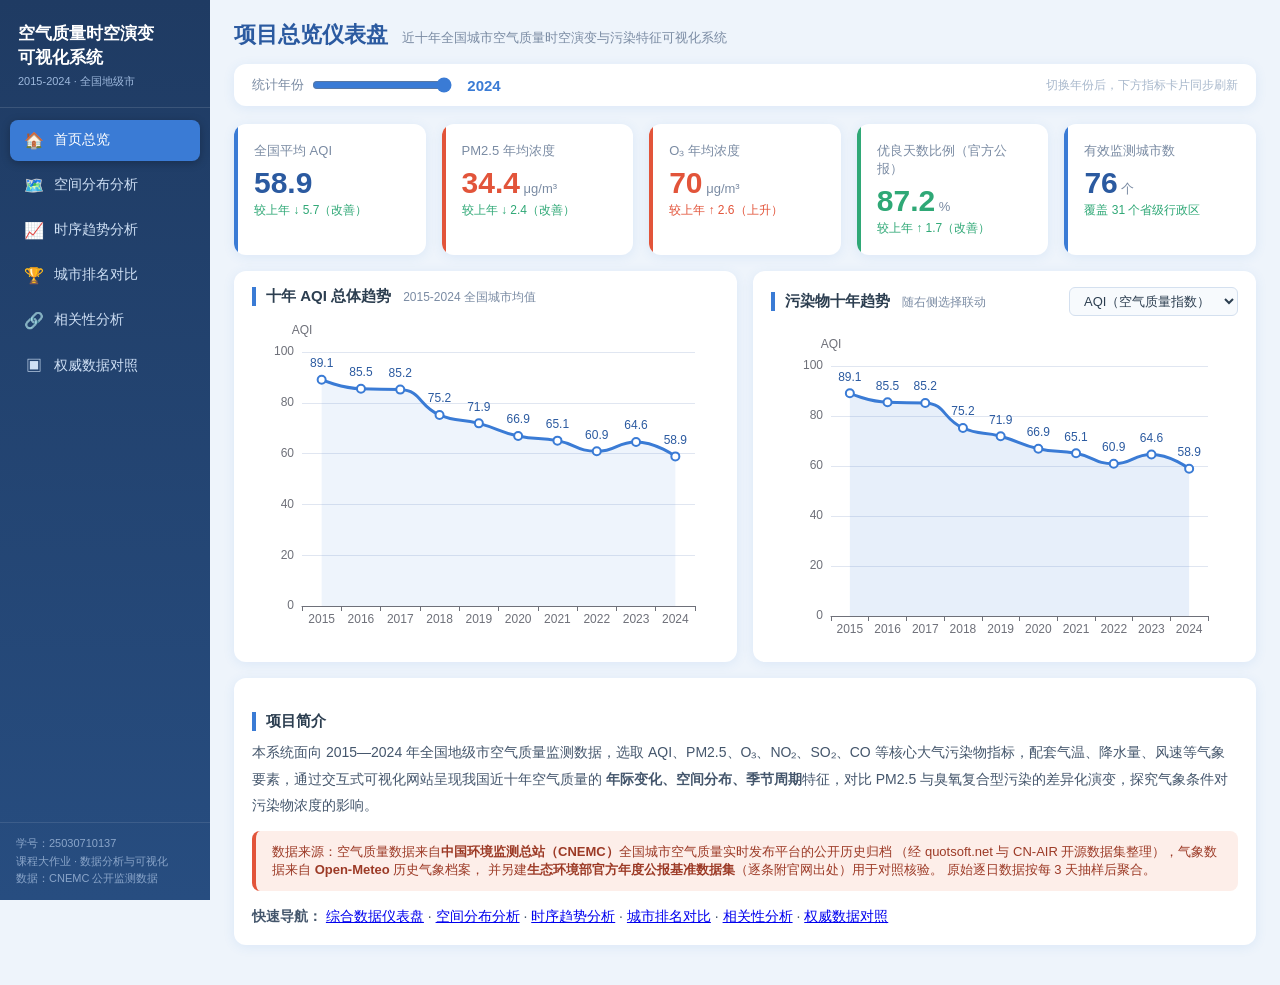
<file: index.html>
<!DOCTYPE html>
<html lang="zh-CN">
<head>
  <meta charset="UTF-8">
  <meta http-equiv="refresh" content="0; url=air_quality_web/index.html">
  <title>空气质量可视化系统 - 正在跳转</title>
  <script>
    location.replace('air_quality_web/index.html');
  </script>
</head>
<body>
  <p>正在跳转至 <a href="air_quality_web/index.html">空气质量时空演变可视化系统</a>...</p>
</body>
</html>
</file>
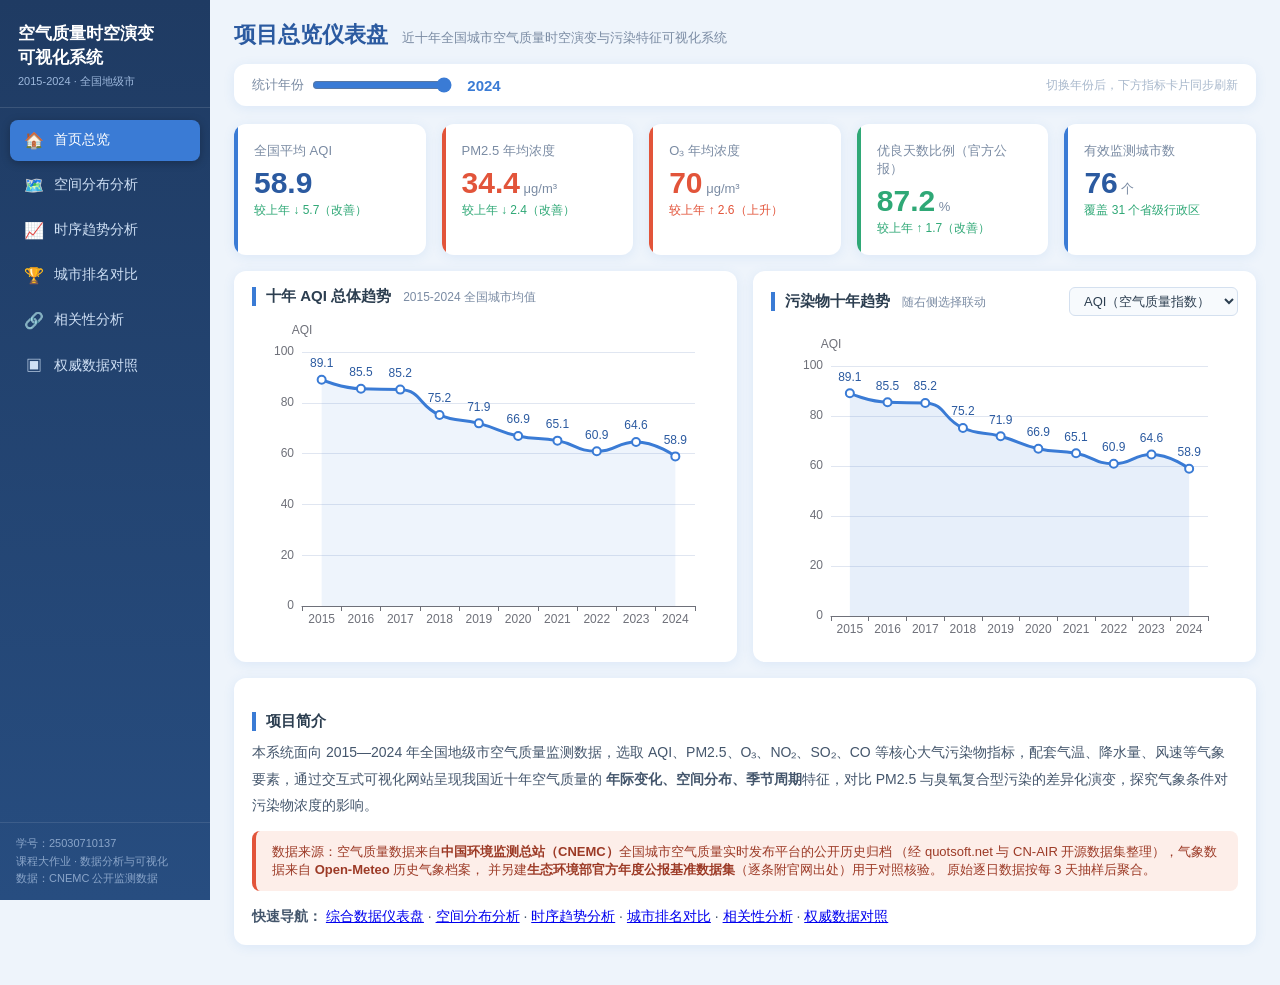
<file: air_quality_web/index.html>
<!DOCTYPE html>
<html lang="zh-CN">
<head>
  <meta charset="UTF-8">
  <title>首页总览 - 空气质量时空演变可视化系统</title>
  <link rel="stylesheet" href="css/style.css">
</head>
<body>
  <aside class="sidebar" id="sidebar"></aside>

  <div class="main">
    <div class="page-title">
      <h2>项目总览仪表盘</h2>
      <p>近十年全国城市空气质量时空演变与污染特征可视化系统</p>
    </div>

    <!-- 年份筛选：与其驱动的指标卡片编组 -->
    <div class="filter-bar" id="yearBar">
      <div class="filter-item"><label>统计年份</label>
        <input type="range" id="fYear" min="2015" max="2024" step="1" value="2024">
        <span class="year-badge" id="fYearBadge">2024</span>
      </div>
      <span class="filter-tip">切换年份后，下方指标卡片同步刷新</span>
    </div>

    <!-- 指标卡片 -->
    <div class="metric-cards" id="metricCards">
      <div class="metric-card">
        <div class="label">全国平均 AQI</div>
        <div class="value" id="mAqi">--</div>
        <div class="delta" id="mAqiDelta"></div>
      </div>
      <div class="metric-card warn">
        <div class="label">PM2.5 年均浓度</div>
        <div class="value" id="mPm">--<span class="unit"> μg/m³</span></div>
        <div class="delta" id="mPmDelta"></div>
      </div>
      <div class="metric-card warn">
        <div class="label">O₃ 年均浓度</div>
        <div class="value" id="mO3">--<span class="unit"> μg/m³</span></div>
        <div class="delta" id="mO3Delta"></div>
      </div>
      <div class="metric-card ok">
        <div class="label">优良天数比例（官方公报）</div>
        <div class="value" id="mGood">--<span class="unit"> %</span></div>
        <div class="delta" id="mGoodDelta"></div>
      </div>
      <div class="metric-card">
        <div class="label">有效监测城市数</div>
        <div class="value" id="mCities">--<span class="unit"> 个</span></div>
        <div class="delta">覆盖 31 个省级行政区</div>
      </div>
    </div>

    <div class="grid cols-2">
      <div class="card">
        <h3>十年 AQI 总体趋势 <span class="sub">2015-2024 全国城市均值</span></h3>
        <div id="chartAqiTrend" class="chart" style="height:320px"></div>
      </div>
      <div class="card">
        <div class="card-head-row">
          <h3>污染物十年趋势 <span class="sub">随右侧选择联动</span></h3>
          <select class="inline-select" id="fPollutant"></select>
        </div>
        <div id="chartPoTrend" class="chart" style="height:320px"></div>
      </div>
    </div>

    <div class="grid" style="grid-template-columns:1fr; margin-top:16px">
      <div class="card doc-block">
        <h3>项目简介</h3>
        <p>
          本系统面向 2015—2024 年全国地级市空气质量监测数据，选取 AQI、PM2.5、O₃、NO₂、SO₂、CO
          等核心大气污染物指标，配套气温、降水量、风速等气象要素，通过交互式可视化网站呈现我国近十年空气质量的
          <b>年际变化、空间分布、季节周期</b>特征，对比 PM2.5 与臭氧复合型污染的差异化演变，探究气象条件对污染物浓度的影响。
        </p>
        <div class="notice">
          数据来源：空气质量数据来自<b>中国环境监测总站（CNEMC）</b>全国城市空气质量实时发布平台的公开历史归档
          （经 quotsoft.net 与 CN-AIR 开源数据集整理），气象数据来自 <b>Open-Meteo</b> 历史气象档案，
          并另建<b>生态环境部官方年度公报基准数据集</b>（逐条附官网出处）用于对照核验。
          原始逐日数据按每 3 天抽样后聚合。
        </div>
        <p><b>快速导航：</b>
          <a href="dashboard.html">综合数据仪表盘</a> ·
          <a href="map.html">空间分布分析</a> ·
          <a href="trend.html">时序趋势分析</a> ·
          <a href="rank.html">城市排名对比</a> ·
          <a href="correlation.html">相关性分析</a> ·
          <a href="official.html">权威数据对照</a>
        </p>
      </div>
    </div>
  </div>

  <script src="js/echarts.min.js"></script>
  <script src="js/main.js"></script>
  <script src="data/official_benchmark.js"></script>
  <script>
    AQ.initPage("index", {});

    // 污染物选择：内嵌于右侧趋势图卡片标题行
    var selP = document.getElementById("fPollutant");
    selP.innerHTML = AQ.POLLUTANTS.map(function (p) {
      return '<option value="' + p + '">' + AQ.POLLUTANT_META[p].label + '</option>';
    }).join("");
    selP.value = AQ.state.pollutant;
    selP.addEventListener("change", function () {
      AQ.state.pollutant = this.value;
      AQ.notify();
    });

    // 年份滑块：内嵌于指标卡片上方
    var yr = document.getElementById("fYear");
    yr.addEventListener("input", function () {
      AQ.state.year = +this.value;
      document.getElementById("fYearBadge").textContent = this.value;
      AQ.notify();
    });

    if (!AQ.hasData()) {
      AQ.noData(document.getElementById("chartAqiTrend"), "接入真实数据后展示 2015-2024 全国 AQI 趋势");
      AQ.noData(document.getElementById("chartPoTrend"), "接入真实数据后展示所选污染物十年趋势");
    } else {
    var chartAqi = AQ.makeChart(document.getElementById("chartAqiTrend"));
    var chartPo = AQ.makeChart(document.getElementById("chartPoTrend"));
    var nat = AQ.nationalSeries();
    var years = AQ.YEARS.map(String);

    function refresh() {
      var y = AQ.state.year;
      var cur = nat.filter(function (r) { return r.year === y; })[0];
      var prev = nat.filter(function (r) { return r.year === y - 1; })[0];
      // 优良天数比例采用生态环境部官方公报口径（逐日优良天数占比），而非年度均值推导，
      // 避免“年均 AQI 全落在优/良区间”导致比例虚高到 100% 的失真。
      var off = AQI_OFFICIAL.records.filter(function (r) { return r.year === y; })[0];
      var prevOff = prev ? AQI_OFFICIAL.records.filter(function (r) { return r.year === prev.year; })[0] : null;
      var good = off ? off.good_rate : null;
      var prevGood = prevOff ? prevOff.good_rate : null;

      // 安全更新指标卡片数值（保留单位 <span> 不被覆盖）
      function setMetric(id, v) {
        var el = document.getElementById(id);
        if (el.firstChild) el.firstChild.nodeValue = v;
        else el.textContent = v;
      }
      setMetric("mAqi", cur.AQI);
      setMetric("mPm", cur["PM2.5"]);
      setMetric("mO3", cur["O3"]);
      setMetric("mGood", good != null ? good.toFixed(1) : "--");
      setMetric("mCities", AQ.cityYear(y, "全国").length);

      function delta(id, curV, prevV, goodWhenDown) {
        var el = document.getElementById(id);
        if (!prev || prevV == null || curV == null) { el.textContent = "—"; return; }
        var diff = +(curV - prevV).toFixed(1);
        var down = diff < 0;
        var good = goodWhenDown ? down : !down;
        el.textContent = "较上年 " + (down ? "↓ " : "↑ ") + Math.abs(diff) + (good ? "（改善）" : "（上升）");
        el.className = "delta" + (good ? "" : " bad");
      }
      delta("mAqiDelta", cur.AQI, prev && prev.AQI, true);
      delta("mPmDelta", cur["PM2.5"], prev && prev["PM2.5"], true);
      delta("mO3Delta", cur["O3"], prev && prev["O3"], true);
      delta("mGoodDelta", good, prevGood, false);

      chartAqi.setOption({
        tooltip: { trigger: "axis" },
        grid: { left: 50, right: 24, top: 36, bottom: 30 },
        xAxis: { type: "category", data: years },
        yAxis: { type: "value", name: "AQI" },
        series: [{
          name: "全国平均AQI", type: "line", data: nat.map(function (r) { return r.AQI; }),
          smooth: true, symbolSize: 8, itemStyle: { color: "#3a7bd5" },
          lineStyle: { width: 3 },
          areaStyle: { color: "rgba(58,123,213,0.12)" },
          label: { show: true, color: "#2b5aa0" }
        }]
      }, true);

      // 右图：跟随顶部筛选的污染物十年趋势
      var p = AQ.state.pollutant, meta = AQ.POLLUTANT_META[p];
      chartPo.setOption({
        tooltip: {
          trigger: "axis",
          formatter: function (ps) {
            return ps[0].axisLabel ? "" : meta.label + "<br/>" + ps[0].name + "年：<b>" + ps[0].value + "</b> " + meta.unit;
          }
        },
        grid: { left: 60, right: 30, top: 40, bottom: 30 },
        xAxis: { type: "category", data: years },
        yAxis: { type: "value", name: meta.unit || "AQI" },
        series: [{
          name: meta.label, type: "line", data: nat.map(function (r) { return r[p]; }),
          smooth: true, symbolSize: 8, itemStyle: { color: meta.color },
          lineStyle: { width: 3 },
          areaStyle: { color: meta.color, opacity: 0.12 },
          label: { show: true, color: "#2b5aa0" }
        }]
      }, true);
    }

    AQ.onRefresh(refresh);
    refresh();
    }
  </script>
</body>
</html>
</file>
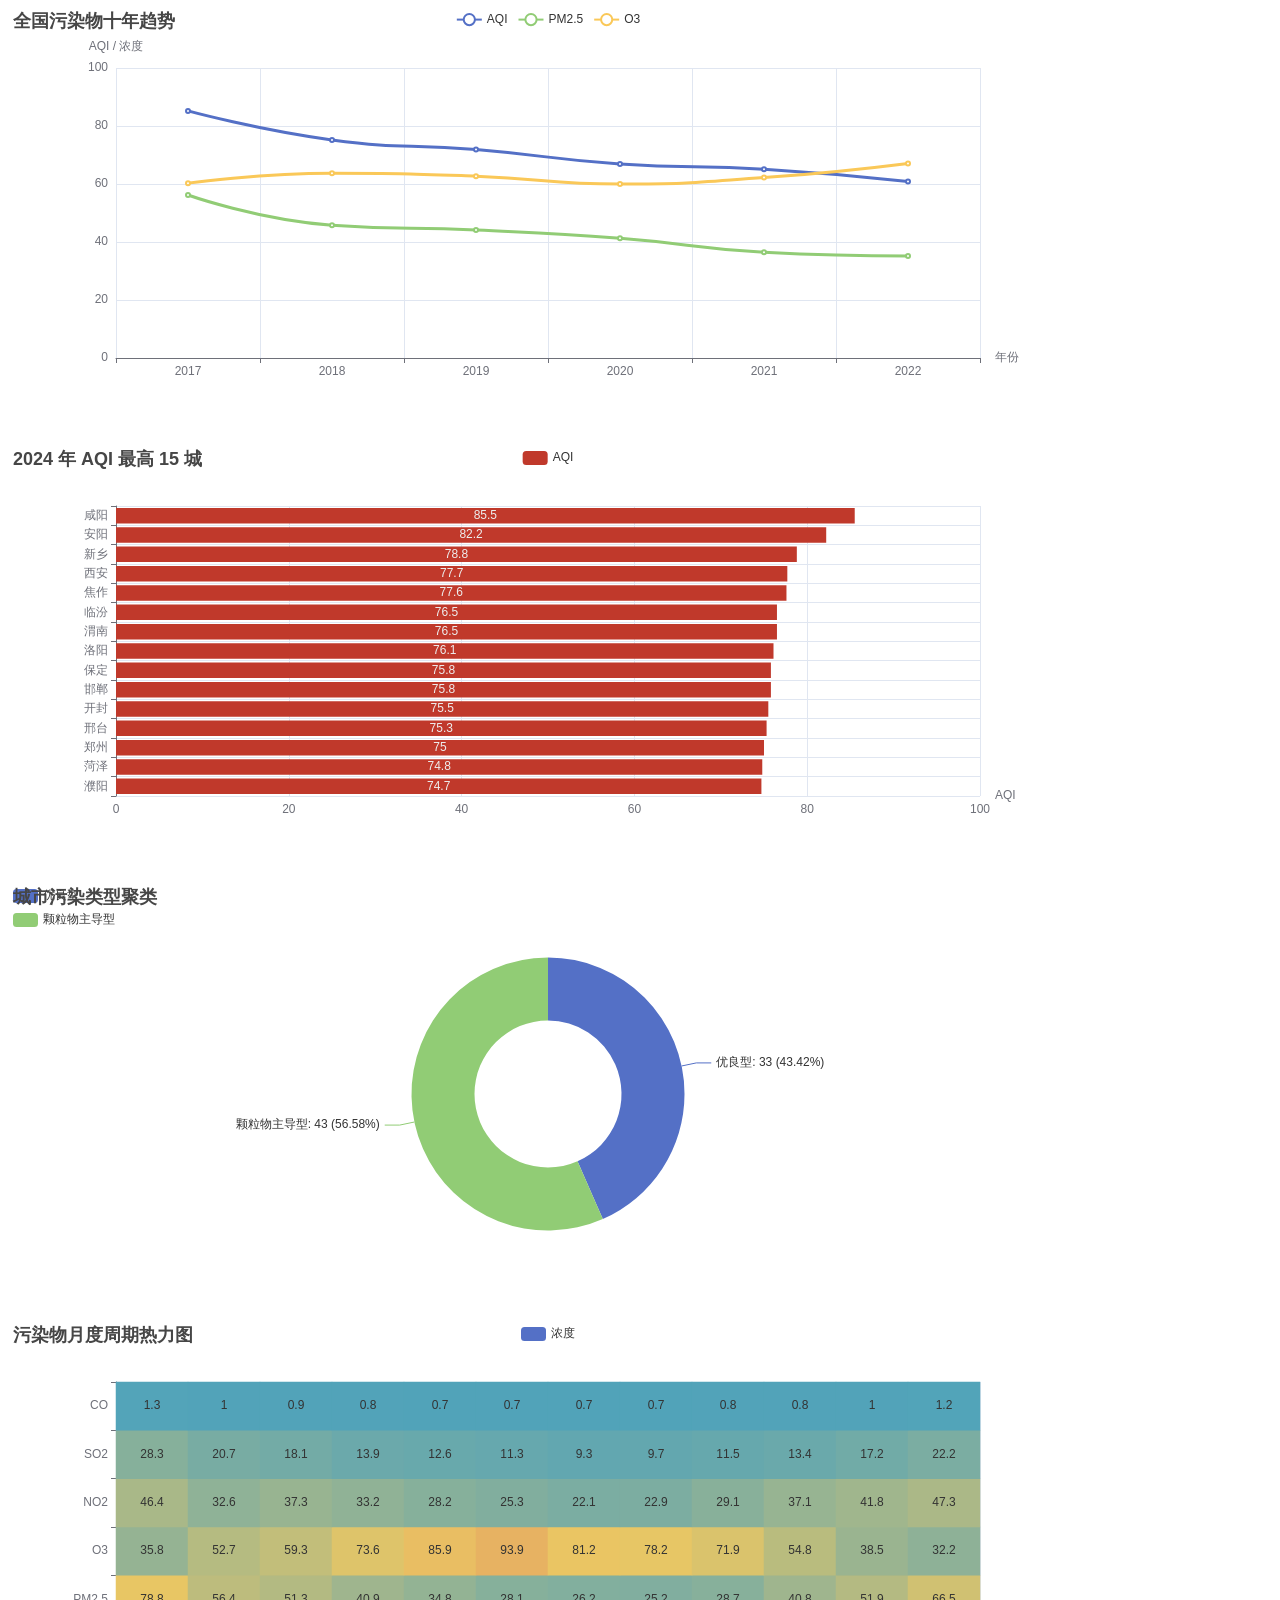
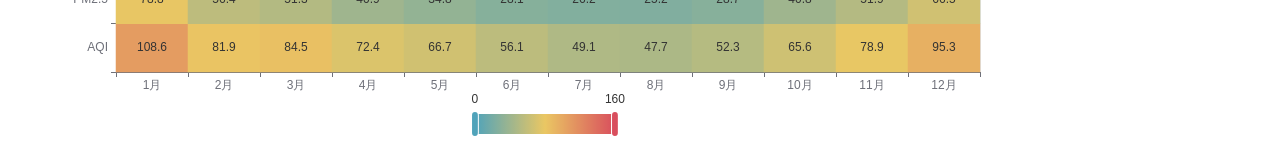
<file: air_quality_web/analysis_charts.html>
<!DOCTYPE html>
<html>
<head>
    <meta charset="UTF-8">
    <title>空气质量时空演变 · PyEcharts 交互分析</title>
                <script type="text/javascript" src="js/echarts.min.js"></script>

    
</head>
<body >
    <style>.box {  } </style>
    <div class="box">
                <div id="f92fc191e59a4e3f9a2f98a276064de0" class="chart-container" style="width:1080px; height:420px; "></div>
    <script>
        var chart_f92fc191e59a4e3f9a2f98a276064de0 = echarts.init(
            document.getElementById('f92fc191e59a4e3f9a2f98a276064de0'), 'white', {renderer: 'canvas', locale: 'ZH'});
        var option_f92fc191e59a4e3f9a2f98a276064de0 = {
    "animation": true,
    "animationThreshold": 2000,
    "animationDuration": 1000,
    "animationEasing": "cubicOut",
    "animationDelay": 0,
    "animationDurationUpdate": 300,
    "animationEasingUpdate": "cubicOut",
    "animationDelayUpdate": 0,
    "aria": {
        "enabled": false
    },
    "series": [
        {
            "type": "line",
            "name": "AQI",
            "connectNulls": false,
            "xAxisIndex": 0,
            "symbolSize": 4,
            "showSymbol": true,
            "smooth": true,
            "clip": true,
            "step": false,
            "stackStrategy": "samesign",
            "data": [
                [
                    "2015",
                    89.1
                ],
                [
                    "2016",
                    85.5
                ],
                [
                    "2017",
                    85.2
                ],
                [
                    "2018",
                    75.2
                ],
                [
                    "2019",
                    71.9
                ],
                [
                    "2020",
                    66.9
                ],
                [
                    "2021",
                    65.1
                ],
                [
                    "2022",
                    60.9
                ],
                [
                    "2023",
                    64.6
                ],
                [
                    "2024",
                    58.9
                ]
            ],
            "hoverAnimation": true,
            "label": {
                "show": false,
                "margin": 8,
                "richInheritPlainLabel": true,
                "valueAnimation": false
            },
            "logBase": 10,
            "seriesLayoutBy": "column",
            "lineStyle": {
                "show": false,
                "width": 3
            },
            "areaStyle": {
                "opacity": 0
            },
            "zlevel": 0,
            "z": 0
        },
        {
            "type": "line",
            "name": "PM2.5",
            "connectNulls": false,
            "xAxisIndex": 0,
            "symbolSize": 4,
            "showSymbol": true,
            "smooth": true,
            "clip": true,
            "step": false,
            "stackStrategy": "samesign",
            "data": [
                [
                    "2015",
                    61.2
                ],
                [
                    "2016",
                    56.8
                ],
                [
                    "2017",
                    56.2
                ],
                [
                    "2018",
                    45.8
                ],
                [
                    "2019",
                    44.1
                ],
                [
                    "2020",
                    41.3
                ],
                [
                    "2021",
                    36.5
                ],
                [
                    "2022",
                    35.2
                ],
                [
                    "2023",
                    36.8
                ],
                [
                    "2024",
                    34.4
                ]
            ],
            "hoverAnimation": true,
            "label": {
                "show": false,
                "margin": 8,
                "richInheritPlainLabel": true,
                "valueAnimation": false
            },
            "logBase": 10,
            "seriesLayoutBy": "column",
            "lineStyle": {
                "show": false,
                "width": 3
            },
            "areaStyle": {
                "opacity": 0
            },
            "zlevel": 0,
            "z": 0
        },
        {
            "type": "line",
            "name": "O3",
            "connectNulls": false,
            "xAxisIndex": 0,
            "symbolSize": 4,
            "showSymbol": true,
            "smooth": true,
            "clip": true,
            "step": false,
            "stackStrategy": "samesign",
            "data": [
                [
                    "2015",
                    53.4
                ],
                [
                    "2016",
                    57.1
                ],
                [
                    "2017",
                    60.3
                ],
                [
                    "2018",
                    63.7
                ],
                [
                    "2019",
                    62.7
                ],
                [
                    "2020",
                    60.0
                ],
                [
                    "2021",
                    62.2
                ],
                [
                    "2022",
                    67.1
                ],
                [
                    "2023",
                    67.4
                ],
                [
                    "2024",
                    70.0
                ]
            ],
            "hoverAnimation": true,
            "label": {
                "show": false,
                "margin": 8,
                "richInheritPlainLabel": true,
                "valueAnimation": false
            },
            "logBase": 10,
            "seriesLayoutBy": "column",
            "lineStyle": {
                "show": false,
                "width": 3
            },
            "areaStyle": {
                "opacity": 0
            },
            "zlevel": 0,
            "z": 0
        }
    ],
    "legend": [
        {
            "data": [
                "AQI",
                "PM2.5",
                "O3"
            ],
            "selected": {},
            "show": true,
            "padding": 5,
            "itemGap": 10,
            "itemWidth": 25,
            "itemHeight": 14,
            "backgroundColor": "transparent",
            "borderColor": "#ccc",
            "borderRadius": 0,
            "pageButtonItemGap": 5,
            "pageButtonPosition": "end",
            "pageFormatter": "{current}/{total}",
            "pageIconColor": "#2f4554",
            "pageIconInactiveColor": "#aaa",
            "pageIconSize": 15,
            "animationDurationUpdate": 800,
            "selector": false,
            "selectorPosition": "auto",
            "selectorItemGap": 7,
            "selectorButtonGap": 10,
            "triggerEvent": false
        }
    ],
    "tooltip": {
        "show": true,
        "trigger": "axis",
        "triggerOn": "mousemove|click",
        "axisPointer": {
            "type": "line"
        },
        "showContent": true,
        "alwaysShowContent": false,
        "showDelay": 0,
        "hideDelay": 100,
        "enterable": false,
        "confine": false,
        "appendToBody": false,
        "transitionDuration": 0.4,
        "displayTransition": true,
        "textStyle": {
            "fontSize": 14,
            "richInheritPlainLabel": true
        },
        "borderWidth": 0,
        "padding": 5,
        "order": "seriesAsc"
    },
    "xAxis": [
        {
            "name": "\u5e74\u4efd",
            "show": true,
            "scale": false,
            "nameLocation": "end",
            "nameGap": 15,
            "nameTruncate": {},
            "nameMoveOverlap": true,
            "inverse": false,
            "offset": 0,
            "splitNumber": 5,
            "minInterval": 0,
            "silent": false,
            "triggerEvent": false,
            "splitLine": {
                "show": true,
                "lineStyle": {
                    "show": false
                }
            },
            "animation": true,
            "animationThreshold": 2000,
            "animationDuration": 1000,
            "animationEasing": "cubicOut",
            "animationDelay": 0,
            "animationDurationUpdate": 300,
            "animationEasingUpdate": "cubicOut",
            "animationDelayUpdate": 0,
            "data": [
                "2015",
                "2016",
                "2017",
                "2018",
                "2019",
                "2020",
                "2021",
                "2022",
                "2023",
                "2024"
            ]
        }
    ],
    "yAxis": [
        {
            "name": "AQI / \u6d53\u5ea6",
            "show": true,
            "scale": false,
            "nameLocation": "end",
            "nameGap": 15,
            "nameTruncate": {},
            "nameMoveOverlap": true,
            "inverse": false,
            "offset": 0,
            "splitNumber": 5,
            "minInterval": 0,
            "silent": false,
            "triggerEvent": false,
            "splitLine": {
                "show": true,
                "lineStyle": {
                    "show": false
                }
            },
            "animation": true,
            "animationThreshold": 2000,
            "animationDuration": 1000,
            "animationEasing": "cubicOut",
            "animationDelay": 0,
            "animationDurationUpdate": 300,
            "animationEasingUpdate": "cubicOut",
            "animationDelayUpdate": 0
        }
    ],
    "title": [
        {
            "show": true,
            "text": "\u5168\u56fd\u6c61\u67d3\u7269\u5341\u5e74\u8d8b\u52bf",
            "target": "blank",
            "subtarget": "blank",
            "padding": 5,
            "itemGap": 10,
            "textAlign": "auto",
            "textVerticalAlign": "auto",
            "triggerEvent": false
        }
    ],
    "dataZoom": [
        {
            "show": true,
            "type": "inside",
            "showDetail": true,
            "showDataShadow": true,
            "realtime": true,
            "start": 20,
            "end": 80,
            "orient": "horizontal",
            "zoomLock": false,
            "filterMode": "filter",
            "disabled": false,
            "zoomOnMouseWheel": true,
            "moveOnMouseMove": true,
            "moveOnMouseWheel": true,
            "preventDefaultMouseMove": true
        }
    ]
};
        chart_f92fc191e59a4e3f9a2f98a276064de0.setOption(option_f92fc191e59a4e3f9a2f98a276064de0);
    </script>
<br/>                <div id="35ef2089ca844c91ae47d18ffc7675df" class="chart-container" style="width:1080px; height:420px; "></div>
    <script>
        var chart_35ef2089ca844c91ae47d18ffc7675df = echarts.init(
            document.getElementById('35ef2089ca844c91ae47d18ffc7675df'), 'white', {renderer: 'canvas', locale: 'ZH'});
        var option_35ef2089ca844c91ae47d18ffc7675df = {
    "animation": true,
    "animationThreshold": 2000,
    "animationDuration": 1000,
    "animationEasing": "cubicOut",
    "animationDelay": 0,
    "animationDurationUpdate": 300,
    "animationEasingUpdate": "cubicOut",
    "animationDelayUpdate": 0,
    "aria": {
        "enabled": false
    },
    "series": [
        {
            "type": "bar",
            "name": "AQI",
            "legendHoverLink": true,
            "data": [
                74.7,
                74.8,
                75.0,
                75.3,
                75.5,
                75.8,
                75.8,
                76.1,
                76.5,
                76.5,
                77.6,
                77.7,
                78.8,
                82.2,
                85.5
            ],
            "realtimeSort": false,
            "showBackground": false,
            "stackStrategy": "samesign",
            "cursor": "pointer",
            "barMinHeight": 0,
            "barCategoryGap": "20%",
            "barGap": "30%",
            "large": false,
            "largeThreshold": 400,
            "seriesLayoutBy": "column",
            "datasetIndex": 0,
            "clip": true,
            "zlevel": 0,
            "z": 2,
            "label": {
                "show": true,
                "margin": 8,
                "richInheritPlainLabel": true,
                "valueAnimation": false
            },
            "itemStyle": {
                "color": "#c0392b"
            }
        }
    ],
    "legend": [
        {
            "data": [
                "AQI"
            ],
            "selected": {},
            "show": true,
            "padding": 5,
            "itemGap": 10,
            "itemWidth": 25,
            "itemHeight": 14,
            "backgroundColor": "transparent",
            "borderColor": "#ccc",
            "borderRadius": 0,
            "pageButtonItemGap": 5,
            "pageButtonPosition": "end",
            "pageFormatter": "{current}/{total}",
            "pageIconColor": "#2f4554",
            "pageIconInactiveColor": "#aaa",
            "pageIconSize": 15,
            "animationDurationUpdate": 800,
            "selector": false,
            "selectorPosition": "auto",
            "selectorItemGap": 7,
            "selectorButtonGap": 10,
            "triggerEvent": false
        }
    ],
    "tooltip": {
        "show": true,
        "trigger": "axis",
        "triggerOn": "mousemove|click",
        "axisPointer": {
            "type": "line"
        },
        "showContent": true,
        "alwaysShowContent": false,
        "showDelay": 0,
        "hideDelay": 100,
        "enterable": false,
        "confine": false,
        "appendToBody": false,
        "transitionDuration": 0.4,
        "displayTransition": true,
        "textStyle": {
            "fontSize": 14,
            "richInheritPlainLabel": true
        },
        "borderWidth": 0,
        "padding": 5,
        "order": "seriesAsc"
    },
    "xAxis": [
        {
            "name": "AQI",
            "show": true,
            "scale": false,
            "nameLocation": "end",
            "nameGap": 15,
            "nameTruncate": {},
            "nameMoveOverlap": true,
            "inverse": false,
            "offset": 0,
            "splitNumber": 5,
            "minInterval": 0,
            "silent": false,
            "triggerEvent": false,
            "splitLine": {
                "show": true,
                "lineStyle": {
                    "show": false
                }
            },
            "animation": true,
            "animationThreshold": 2000,
            "animationDuration": 1000,
            "animationEasing": "cubicOut",
            "animationDelay": 0,
            "animationDurationUpdate": 300,
            "animationEasingUpdate": "cubicOut",
            "animationDelayUpdate": 0
        }
    ],
    "yAxis": [
        {
            "show": true,
            "scale": false,
            "nameLocation": "end",
            "nameGap": 15,
            "nameTruncate": {},
            "nameMoveOverlap": true,
            "inverse": false,
            "offset": 0,
            "splitNumber": 5,
            "minInterval": 0,
            "silent": false,
            "triggerEvent": false,
            "splitLine": {
                "show": true,
                "lineStyle": {
                    "show": false
                }
            },
            "animation": true,
            "animationThreshold": 2000,
            "animationDuration": 1000,
            "animationEasing": "cubicOut",
            "animationDelay": 0,
            "animationDurationUpdate": 300,
            "animationEasingUpdate": "cubicOut",
            "animationDelayUpdate": 0,
            "data": [
                "\u6fee\u9633",
                "\u83cf\u6cfd",
                "\u90d1\u5dde",
                "\u90a2\u53f0",
                "\u5f00\u5c01",
                "\u90af\u90f8",
                "\u4fdd\u5b9a",
                "\u6d1b\u9633",
                "\u6e2d\u5357",
                "\u4e34\u6c7e",
                "\u7126\u4f5c",
                "\u897f\u5b89",
                "\u65b0\u4e61",
                "\u5b89\u9633",
                "\u54b8\u9633"
            ]
        }
    ],
    "title": [
        {
            "show": true,
            "text": "2024 \u5e74 AQI \u6700\u9ad8 15 \u57ce",
            "target": "blank",
            "subtarget": "blank",
            "padding": 5,
            "itemGap": 10,
            "textAlign": "auto",
            "textVerticalAlign": "auto",
            "triggerEvent": false
        }
    ]
};
        chart_35ef2089ca844c91ae47d18ffc7675df.setOption(option_35ef2089ca844c91ae47d18ffc7675df);
    </script>
<br/>                <div id="8b251bd0965a4242921bde1f46d85257" class="chart-container" style="width:1080px; height:420px; "></div>
    <script>
        var chart_8b251bd0965a4242921bde1f46d85257 = echarts.init(
            document.getElementById('8b251bd0965a4242921bde1f46d85257'), 'white', {renderer: 'canvas', locale: 'ZH'});
        var option_8b251bd0965a4242921bde1f46d85257 = {
    "animation": true,
    "animationThreshold": 2000,
    "animationDuration": 1000,
    "animationEasing": "cubicOut",
    "animationDelay": 0,
    "animationDurationUpdate": 300,
    "animationEasingUpdate": "cubicOut",
    "animationDelayUpdate": 0,
    "aria": {
        "enabled": false
    },
    "series": [
        {
            "type": "pie",
            "colorBy": "data",
            "legendHoverLink": true,
            "selectedMode": false,
            "selectedOffset": 10,
            "clockwise": true,
            "startAngle": 90,
            "minAngle": 0,
            "minShowLabelAngle": 0,
            "avoidLabelOverlap": true,
            "stillShowZeroSum": true,
            "percentPrecision": 2,
            "showEmptyCircle": true,
            "emptyCircleStyle": {
                "color": "lightgray",
                "borderColor": "#000",
                "borderWidth": 0,
                "borderType": "solid",
                "borderDashOffset": 0,
                "borderCap": "butt",
                "borderJoin": "bevel",
                "borderMiterLimit": 10,
                "opacity": 1
            },
            "data": [
                {
                    "name": "\u4f18\u826f\u578b",
                    "value": 33
                },
                {
                    "name": "\u9897\u7c92\u7269\u4e3b\u5bfc\u578b",
                    "value": 43
                }
            ],
            "radius": [
                "35%",
                "65%"
            ],
            "center": [
                "50%",
                "50%"
            ],
            "label": {
                "show": true,
                "margin": 8,
                "formatter": "{b}: {c} ({d}%)",
                "richInheritPlainLabel": true,
                "valueAnimation": false
            },
            "labelLine": {
                "show": true,
                "showAbove": false,
                "length": 15,
                "length2": 15,
                "smooth": false,
                "minTurnAngle": 90,
                "maxSurfaceAngle": 90
            },
            "rippleEffect": {
                "show": true,
                "brushType": "stroke",
                "scale": 2.5,
                "period": 4
            }
        }
    ],
    "legend": [
        {
            "data": [
                "\u4f18\u826f\u578b",
                "\u9897\u7c92\u7269\u4e3b\u5bfc\u578b"
            ],
            "selected": {},
            "show": true,
            "left": "left",
            "orient": "vertical",
            "padding": 5,
            "itemGap": 10,
            "itemWidth": 25,
            "itemHeight": 14,
            "backgroundColor": "transparent",
            "borderColor": "#ccc",
            "borderRadius": 0,
            "pageButtonItemGap": 5,
            "pageButtonPosition": "end",
            "pageFormatter": "{current}/{total}",
            "pageIconColor": "#2f4554",
            "pageIconInactiveColor": "#aaa",
            "pageIconSize": 15,
            "animationDurationUpdate": 800,
            "selector": false,
            "selectorPosition": "auto",
            "selectorItemGap": 7,
            "selectorButtonGap": 10,
            "triggerEvent": false
        }
    ],
    "tooltip": {
        "show": true,
        "trigger": "item",
        "triggerOn": "mousemove|click",
        "axisPointer": {
            "type": "line"
        },
        "showContent": true,
        "alwaysShowContent": false,
        "showDelay": 0,
        "hideDelay": 100,
        "enterable": false,
        "confine": false,
        "appendToBody": false,
        "transitionDuration": 0.4,
        "displayTransition": true,
        "textStyle": {
            "fontSize": 14,
            "richInheritPlainLabel": true
        },
        "borderWidth": 0,
        "padding": 5,
        "order": "seriesAsc"
    },
    "title": [
        {
            "show": true,
            "text": "\u57ce\u5e02\u6c61\u67d3\u7c7b\u578b\u805a\u7c7b",
            "target": "blank",
            "subtarget": "blank",
            "padding": 5,
            "itemGap": 10,
            "textAlign": "auto",
            "textVerticalAlign": "auto",
            "triggerEvent": false
        }
    ]
};
        chart_8b251bd0965a4242921bde1f46d85257.setOption(option_8b251bd0965a4242921bde1f46d85257);
    </script>
<br/>                <div id="3cfa942df4d346d397267eb1011d3917" class="chart-container" style="width:1080px; height:420px; "></div>
    <script>
        var chart_3cfa942df4d346d397267eb1011d3917 = echarts.init(
            document.getElementById('3cfa942df4d346d397267eb1011d3917'), 'white', {renderer: 'canvas', locale: 'ZH'});
        var option_3cfa942df4d346d397267eb1011d3917 = {
    "animation": true,
    "animationThreshold": 2000,
    "animationDuration": 1000,
    "animationEasing": "cubicOut",
    "animationDelay": 0,
    "animationDurationUpdate": 300,
    "animationEasingUpdate": "cubicOut",
    "animationDelayUpdate": 0,
    "aria": {
        "enabled": false
    },
    "series": [
        {
            "type": "heatmap",
            "name": "\u6d53\u5ea6",
            "coordinateSystem": "cartesian2d",
            "data": [
                [
                    0,
                    0,
                    108.6
                ],
                [
                    1,
                    0,
                    81.9
                ],
                [
                    2,
                    0,
                    84.5
                ],
                [
                    3,
                    0,
                    72.4
                ],
                [
                    4,
                    0,
                    66.7
                ],
                [
                    5,
                    0,
                    56.1
                ],
                [
                    6,
                    0,
                    49.1
                ],
                [
                    7,
                    0,
                    47.7
                ],
                [
                    8,
                    0,
                    52.3
                ],
                [
                    9,
                    0,
                    65.6
                ],
                [
                    10,
                    0,
                    78.9
                ],
                [
                    11,
                    0,
                    95.3
                ],
                [
                    0,
                    1,
                    78.8
                ],
                [
                    1,
                    1,
                    56.4
                ],
                [
                    2,
                    1,
                    51.3
                ],
                [
                    3,
                    1,
                    40.9
                ],
                [
                    4,
                    1,
                    34.8
                ],
                [
                    5,
                    1,
                    28.1
                ],
                [
                    6,
                    1,
                    26.2
                ],
                [
                    7,
                    1,
                    25.2
                ],
                [
                    8,
                    1,
                    28.7
                ],
                [
                    9,
                    1,
                    40.8
                ],
                [
                    10,
                    1,
                    51.9
                ],
                [
                    11,
                    1,
                    66.5
                ],
                [
                    0,
                    2,
                    35.8
                ],
                [
                    1,
                    2,
                    52.7
                ],
                [
                    2,
                    2,
                    59.3
                ],
                [
                    3,
                    2,
                    73.6
                ],
                [
                    4,
                    2,
                    85.9
                ],
                [
                    5,
                    2,
                    93.9
                ],
                [
                    6,
                    2,
                    81.2
                ],
                [
                    7,
                    2,
                    78.2
                ],
                [
                    8,
                    2,
                    71.9
                ],
                [
                    9,
                    2,
                    54.8
                ],
                [
                    10,
                    2,
                    38.5
                ],
                [
                    11,
                    2,
                    32.2
                ],
                [
                    0,
                    3,
                    46.4
                ],
                [
                    1,
                    3,
                    32.6
                ],
                [
                    2,
                    3,
                    37.3
                ],
                [
                    3,
                    3,
                    33.2
                ],
                [
                    4,
                    3,
                    28.2
                ],
                [
                    5,
                    3,
                    25.3
                ],
                [
                    6,
                    3,
                    22.1
                ],
                [
                    7,
                    3,
                    22.9
                ],
                [
                    8,
                    3,
                    29.1
                ],
                [
                    9,
                    3,
                    37.1
                ],
                [
                    10,
                    3,
                    41.8
                ],
                [
                    11,
                    3,
                    47.3
                ],
                [
                    0,
                    4,
                    28.3
                ],
                [
                    1,
                    4,
                    20.7
                ],
                [
                    2,
                    4,
                    18.1
                ],
                [
                    3,
                    4,
                    13.9
                ],
                [
                    4,
                    4,
                    12.6
                ],
                [
                    5,
                    4,
                    11.3
                ],
                [
                    6,
                    4,
                    9.3
                ],
                [
                    7,
                    4,
                    9.7
                ],
                [
                    8,
                    4,
                    11.5
                ],
                [
                    9,
                    4,
                    13.4
                ],
                [
                    10,
                    4,
                    17.2
                ],
                [
                    11,
                    4,
                    22.2
                ],
                [
                    0,
                    5,
                    1.3
                ],
                [
                    1,
                    5,
                    1.0
                ],
                [
                    2,
                    5,
                    0.9
                ],
                [
                    3,
                    5,
                    0.8
                ],
                [
                    4,
                    5,
                    0.7
                ],
                [
                    5,
                    5,
                    0.7
                ],
                [
                    6,
                    5,
                    0.7
                ],
                [
                    7,
                    5,
                    0.7
                ],
                [
                    8,
                    5,
                    0.8
                ],
                [
                    9,
                    5,
                    0.8
                ],
                [
                    10,
                    5,
                    1.0
                ],
                [
                    11,
                    5,
                    1.2
                ]
            ],
            "label": {
                "show": true,
                "margin": 8,
                "richInheritPlainLabel": true,
                "valueAnimation": false
            },
            "selectedMode": false,
            "zlevel": 0,
            "z": 2
        }
    ],
    "legend": [
        {
            "data": [
                "\u6d53\u5ea6"
            ],
            "selected": {},
            "show": true,
            "padding": 5,
            "itemGap": 10,
            "itemWidth": 25,
            "itemHeight": 14,
            "backgroundColor": "transparent",
            "borderColor": "#ccc",
            "borderRadius": 0,
            "pageButtonItemGap": 5,
            "pageButtonPosition": "end",
            "pageFormatter": "{current}/{total}",
            "pageIconColor": "#2f4554",
            "pageIconInactiveColor": "#aaa",
            "pageIconSize": 15,
            "animationDurationUpdate": 800,
            "selector": false,
            "selectorPosition": "auto",
            "selectorItemGap": 7,
            "selectorButtonGap": 10,
            "triggerEvent": false
        }
    ],
    "tooltip": {
        "show": true,
        "trigger": "item",
        "triggerOn": "mousemove|click",
        "axisPointer": {
            "type": "line"
        },
        "showContent": true,
        "alwaysShowContent": false,
        "showDelay": 0,
        "hideDelay": 100,
        "enterable": false,
        "confine": false,
        "appendToBody": false,
        "transitionDuration": 0.4,
        "displayTransition": true,
        "textStyle": {
            "fontSize": 14,
            "richInheritPlainLabel": true
        },
        "borderWidth": 0,
        "padding": 5,
        "order": "seriesAsc"
    },
    "xAxis": [
        {
            "show": true,
            "scale": false,
            "nameLocation": "end",
            "nameGap": 15,
            "nameTruncate": {},
            "nameMoveOverlap": true,
            "inverse": false,
            "offset": 0,
            "splitNumber": 5,
            "minInterval": 0,
            "silent": false,
            "triggerEvent": false,
            "splitLine": {
                "show": true,
                "lineStyle": {
                    "show": false
                }
            },
            "animation": true,
            "animationThreshold": 2000,
            "animationDuration": 1000,
            "animationEasing": "cubicOut",
            "animationDelay": 0,
            "animationDurationUpdate": 300,
            "animationEasingUpdate": "cubicOut",
            "animationDelayUpdate": 0,
            "data": [
                "1\u6708",
                "2\u6708",
                "3\u6708",
                "4\u6708",
                "5\u6708",
                "6\u6708",
                "7\u6708",
                "8\u6708",
                "9\u6708",
                "10\u6708",
                "11\u6708",
                "12\u6708"
            ]
        }
    ],
    "yAxis": [
        {
            "show": true,
            "scale": false,
            "nameLocation": "end",
            "nameGap": 15,
            "nameTruncate": {},
            "nameMoveOverlap": true,
            "inverse": false,
            "offset": 0,
            "splitNumber": 5,
            "minInterval": 0,
            "silent": false,
            "triggerEvent": false,
            "splitLine": {
                "show": true,
                "lineStyle": {
                    "show": false
                }
            },
            "animation": true,
            "animationThreshold": 2000,
            "animationDuration": 1000,
            "animationEasing": "cubicOut",
            "animationDelay": 0,
            "animationDurationUpdate": 300,
            "animationEasingUpdate": "cubicOut",
            "animationDelayUpdate": 0,
            "data": [
                "AQI",
                "PM2.5",
                "O3",
                "NO2",
                "SO2",
                "CO"
            ]
        }
    ],
    "title": [
        {
            "show": true,
            "text": "\u6c61\u67d3\u7269\u6708\u5ea6\u5468\u671f\u70ed\u529b\u56fe",
            "target": "blank",
            "subtarget": "blank",
            "padding": 5,
            "itemGap": 10,
            "textAlign": "auto",
            "textVerticalAlign": "auto",
            "triggerEvent": false
        }
    ],
    "visualMap": {
        "show": true,
        "type": "continuous",
        "min": 0,
        "max": 160,
        "inRange": {
            "color": [
                "#50a3ba",
                "#eac763",
                "#d94e5d"
            ]
        },
        "calculable": true,
        "inverse": false,
        "splitNumber": 5,
        "hoverLink": true,
        "orient": "horizontal",
        "left": "center",
        "padding": 5,
        "showLabel": true,
        "itemWidth": 20,
        "itemHeight": 140,
        "borderWidth": 0
    }
};
        chart_3cfa942df4d346d397267eb1011d3917.setOption(option_3cfa942df4d346d397267eb1011d3917);
    </script>
<br/>    </div>
    <script>
    </script>
</body>
</html>
</file>
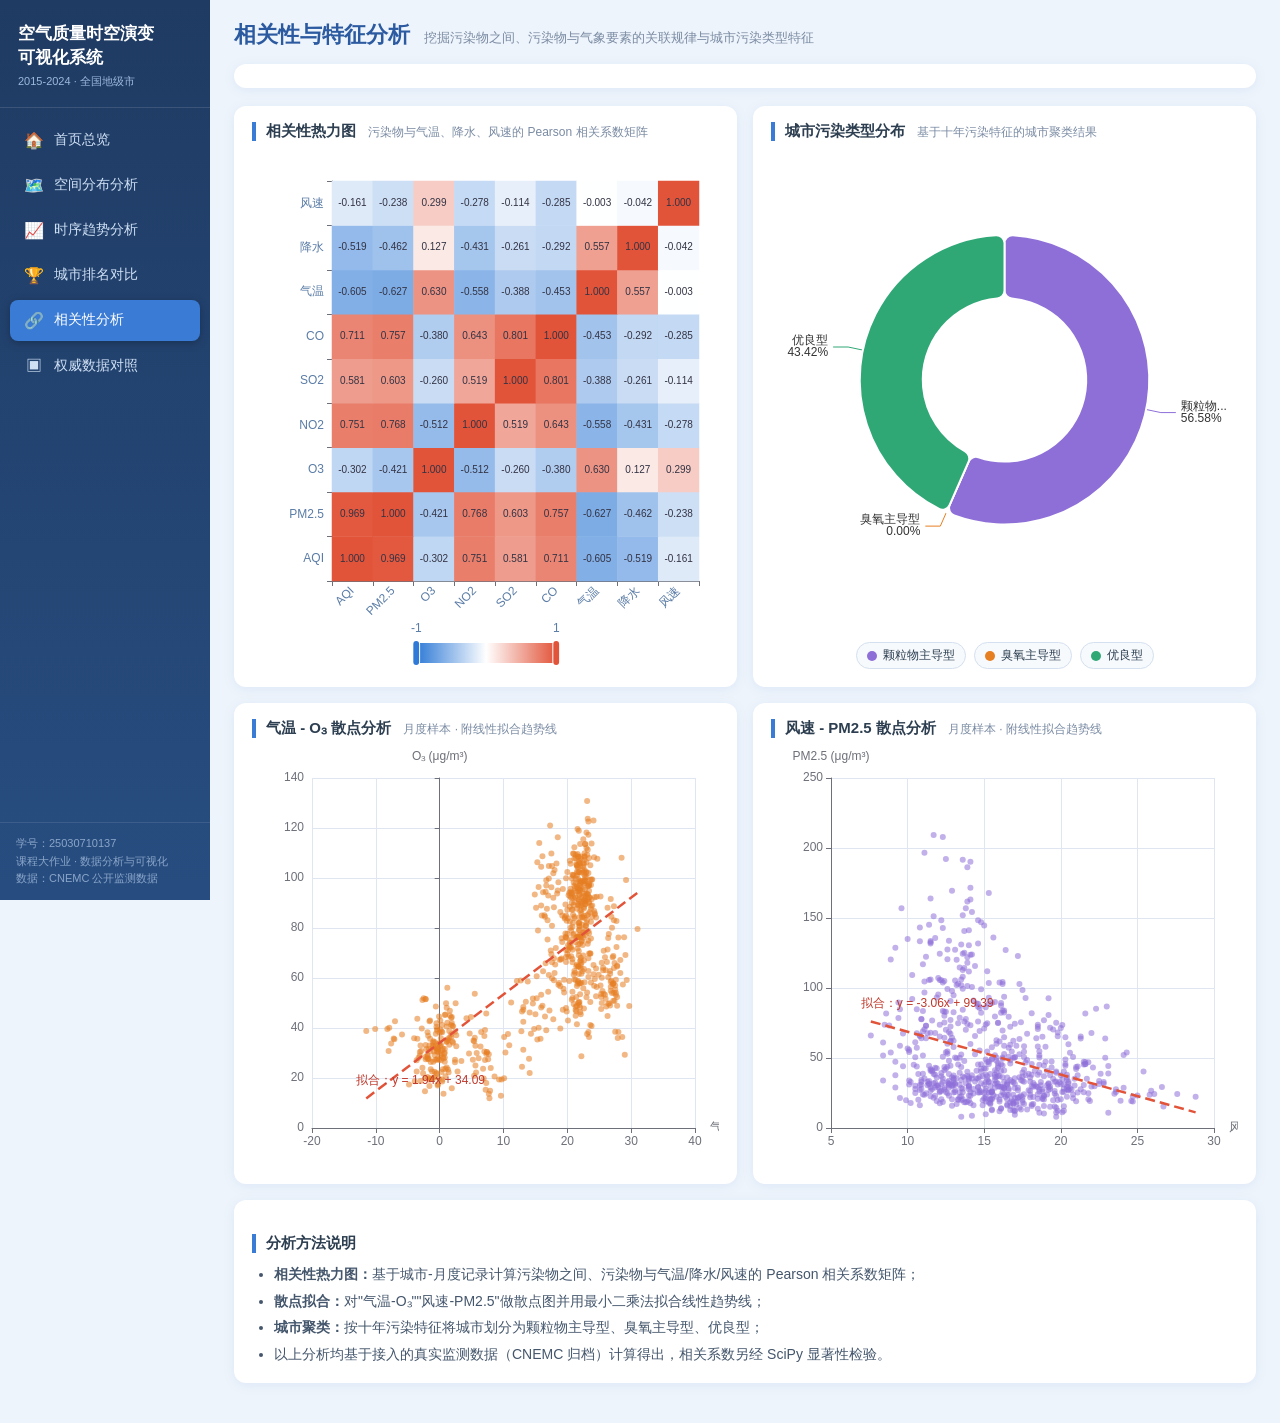
<file: air_quality_web/correlation.html>
<!DOCTYPE html>
<html lang="zh-CN">
<head>
  <meta charset="UTF-8">
  <title>相关性与特征分析 - 空气质量时空演变可视化系统</title>
  <link rel="stylesheet" href="css/style.css">
</head>
<body>
  <aside class="sidebar" id="sidebar"></aside>

  <div class="main">
    <div class="page-title">
      <h2>相关性与特征分析</h2>
      <p>挖掘污染物之间、污染物与气象要素的关联规律与城市污染类型特征</p>
    </div>

    <div class="filter-bar" id="filterBar"></div>

    <div class="grid cols-2">
      <div class="card">
        <h3>相关性热力图 <span class="sub">污染物与气温、降水、风速的 Pearson 相关系数矩阵</span></h3>
        <div id="chartHeat" class="chart" style="height:520px"></div>
      </div>
      <div class="card">
        <h3>城市污染类型分布 <span class="sub">基于十年污染特征的城市聚类结果</span></h3>
        <div style="position:relative">
          <div id="chartCluster" class="chart" style="height:520px"></div>
          <div id="clusterLegend" class="cluster-legend"></div>
        </div>
      </div>
    </div>

    <div class="grid cols-2" style="margin-top:16px">
      <div class="card">
        <h3>气温 - O₃ 散点分析 <span class="sub">月度样本 · 附线性拟合趋势线</span></h3>
        <div id="chartScatterO3" class="chart" style="height:420px"></div>
      </div>
      <div class="card">
        <h3>风速 - PM2.5 散点分析 <span class="sub">月度样本 · 附线性拟合趋势线</span></h3>
        <div id="chartScatterPm" class="chart" style="height:420px"></div>
      </div>
    </div>

    <div class="card doc-block" style="margin-top:16px">
      <h3>分析方法说明</h3>
      <ul>
        <li><b>相关性热力图：</b>基于城市-月度记录计算污染物之间、污染物与气温/降水/风速的 Pearson 相关系数矩阵；</li>
        <li><b>散点拟合：</b>对"气温-O₃""风速-PM2.5"做散点图并用最小二乘法拟合线性趋势线；</li>
        <li><b>城市聚类：</b>按十年污染特征将城市划分为颗粒物主导型、臭氧主导型、优良型；</li>
        <li>以上分析均基于接入的真实监测数据（CNEMC 归档）计算得出，相关系数另经 SciPy 显著性检验。</li>
      </ul>
    </div>
  </div>

  <script src="js/echarts.min.js"></script>
  <script src="js/main.js"></script>
  <script>
    AQ.initPage("correlation", {});

    if (!AQ.hasData()) {
      AQ.noData(document.getElementById("chartHeat"), "接入真实数据后计算污染物与气象要素相关矩阵");
      AQ.noData(document.getElementById("chartCluster"), "接入真实数据后基于真实污染特征进行城市聚类");
      AQ.noData(document.getElementById("chartScatterO3"), "接入真实数据后绘制气温-O₃ 散点拟合");
      AQ.noData(document.getElementById("chartScatterPm"), "接入真实数据后绘制风速-PM2.5 散点拟合");
    } else {
    var chartHeat = AQ.makeChart(document.getElementById("chartHeat"));
    var chartClu = AQ.makeChart(document.getElementById("chartCluster"));
    var chartS1 = AQ.makeChart(document.getElementById("chartScatterO3"));
    var chartS2 = AQ.makeChart(document.getElementById("chartScatterPm"));

    var labels = AQI_CORR.labels, matrix = AQI_CORR.matrix;

    // ---- 相关性热力图 ----
    var heatData = [];
    for (var i = 0; i < labels.length; i++)
      for (var j = 0; j < labels.length; j++)
        heatData.push([j, i, matrix[i][j]]);

    chartHeat.setOption({
      tooltip: {
        position: "top",
        formatter: function (p) {
          return labels[p.value[1]] + " × " + labels[p.value[0]] +
            "<br/>相关系数：<b>" + Number(p.value[2]).toFixed(3) + "</b>";
        }
      },
      grid: { left: 80, right: 20, top: 30, bottom: 90 },
      xAxis: { type: "category", data: labels, axisLabel: { rotate: 45, color: "#5a7ca6" }, splitArea: { show: true } },
      yAxis: { type: "category", data: labels, axisLabel: { color: "#5a7ca6" }, splitArea: { show: true } },
      visualMap: {
        min: -1, max: 1, calculable: true, orient: "horizontal",
        left: "center", bottom: 0,
        inRange: { color: ["#2f7ad6", "#ffffff", "#e2543a"] },
        textStyle: { color: "#5a7ca6" }
      },
      series: [{
        type: "heatmap", data: heatData,
        label: {
          show: true, fontSize: 10, color: "#334",
          // 仅格式化显示：统一保留三位小数，消除浮点精度造成的长串数字
          formatter: function (p) { return Number(p.value[2]).toFixed(3); }
        },
        emphasis: { itemStyle: { shadowBlur: 8, shadowColor: "rgba(0,0,0,0.4)" } }
      }]
    });

    // ---- 聚类饼图 ----
    // 统计口径：扇区几何与百分比始终以全部城市数为分母，不随筛选重新归一化。
    // 图例为自定义控件：取消某类型仅将其扇区置灰占位（保留真实占比），不会让 ECharts
    // 隐藏扇区并把其余类型放大到 100%，从而保证任意筛选状态下图形与数字口径一致。
    var cluCount = { "颗粒物主导型": 0, "臭氧主导型": 0, "优良型": 0 };
    Object.keys(AQI_RANK.cluster).forEach(function (c) { cluCount[AQI_RANK.cluster[c]]++; });
    var cluTotal = Object.keys(AQI_RANK.cluster).length;
    var cluDefs = [
      { name: "颗粒物主导型", color: "#8e6fd8" },
      { name: "臭氧主导型", color: "#e67e22" },
      { name: "优良型", color: "#2fa876" }
    ];
    var cluSelected = {};
    cluDefs.forEach(function (d) { cluSelected[d.name] = true; });
    var cluGray = "#d9dde3";
    function cluPct(n) { return (100 * n / cluTotal).toFixed(2) + "%"; }
    function cluData() {
      return cluDefs.map(function (d) {
        return {
          name: d.name, value: cluCount[d.name],
          itemStyle: { color: cluSelected[d.name] ? d.color : cluGray }
        };
      });
    }
    function cluRenderLegend() {
      var box = document.getElementById("clusterLegend");
      box.innerHTML = cluDefs.map(function (d) {
        var on = cluSelected[d.name];
        return '<button type="button" class="clu-lg' + (on ? '' : ' off') + '" data-n="' + d.name + '">' +
          '<i style="background:' + d.color + '"></i>' + d.name + '</button>';
      }).join("");
      Array.prototype.forEach.call(box.querySelectorAll("button[data-n]"), function (btn) {
        btn.addEventListener("click", function () {
          var n = btn.getAttribute("data-n");
          cluSelected[n] = !cluSelected[n];
          cluRenderLegend();
          chartClu.setOption({ series: [{ data: cluData() }] });
        });
      });
    }
    chartClu.setOption({
      tooltip: {
        trigger: "item",
        formatter: function (p) {
          return p.name + "：" + p.value + " 个城市（" + cluPct(p.value) +
            (cluSelected[p.name] ? "" : "，未选中") + "）";
        }
      },
      series: [{
        type: "pie", radius: ["35%", "62%"], center: ["50%", "44%"],
        itemStyle: { borderRadius: 8, borderColor: "#fff", borderWidth: 2 },
        label: { formatter: function (p) { return p.name + "\n" + cluPct(p.value); } },
        data: cluData()
      }]
    });
    cluRenderLegend();

    // ---- 散点 + 拟合线 ----
    function scatterOption(points, xName, yName, color) {
      // 最小二乘拟合
      var n = points.length, sx = 0, sy = 0, sxy = 0, sxx = 0;
      points.forEach(function (p) { sx += p[0]; sy += p[1]; sxy += p[0] * p[1]; sxx += p[0] * p[0]; });
      var k = (n * sxy - sx * sy) / (n * sxx - sx * sx);
      var b = (sy - k * sx) / n;
      var xs = points.map(function (p) { return p[0]; });
      var xmin = Math.min.apply(null, xs), xmax = Math.max.apply(null, xs);
      return {
        tooltip: {
          formatter: function (p) {
            if (p.seriesType === "scatter")
              return xName + "：" + p.value[0] + "<br/>" + yName + "：" + p.value[1] +
                "<br/>省份：" + p.value[2];
          }
        },
        grid: { left: 60, right: 24, top: 30, bottom: 40 },
        xAxis: { type: "value", name: xName, scale: true },
        yAxis: { type: "value", name: yName, scale: true },
        series: [
          {
            type: "scatter", symbolSize: 6, itemStyle: { color: color, opacity: 0.55 },
            data: points
          },
          {
            type: "line", data: [[xmin, +(k * xmin + b).toFixed(2)], [xmax, +(k * xmax + b).toFixed(2)]],
            showSymbol: false, lineStyle: { color: "#e2543a", width: 2.5, type: "dashed" },
            tooltip: { show: false },
            markPoint: {
              symbolSize: 0, label: {
                show: true, formatter: "拟合：y = " + k.toFixed(2) + "x + " + b.toFixed(2),
                position: [-10, -24], color: "#c0392b", fontSize: 12
              }, data: [{ coord: [xmin, k * xmin + b] }]
            }
          }
        ]
      };
    }

    chartS1.setOption(scatterOption(AQI_CORR.scatterTempO3, "气温 (℃)", "O₃ (μg/m³)", "#e67e22"));
    chartS2.setOption(scatterOption(AQI_CORR.scatterWindPm, "风速 (m/s)", "PM2.5 (μg/m³)", "#8e6fd8"));
    }
  </script>
</body>
</html>
</file>
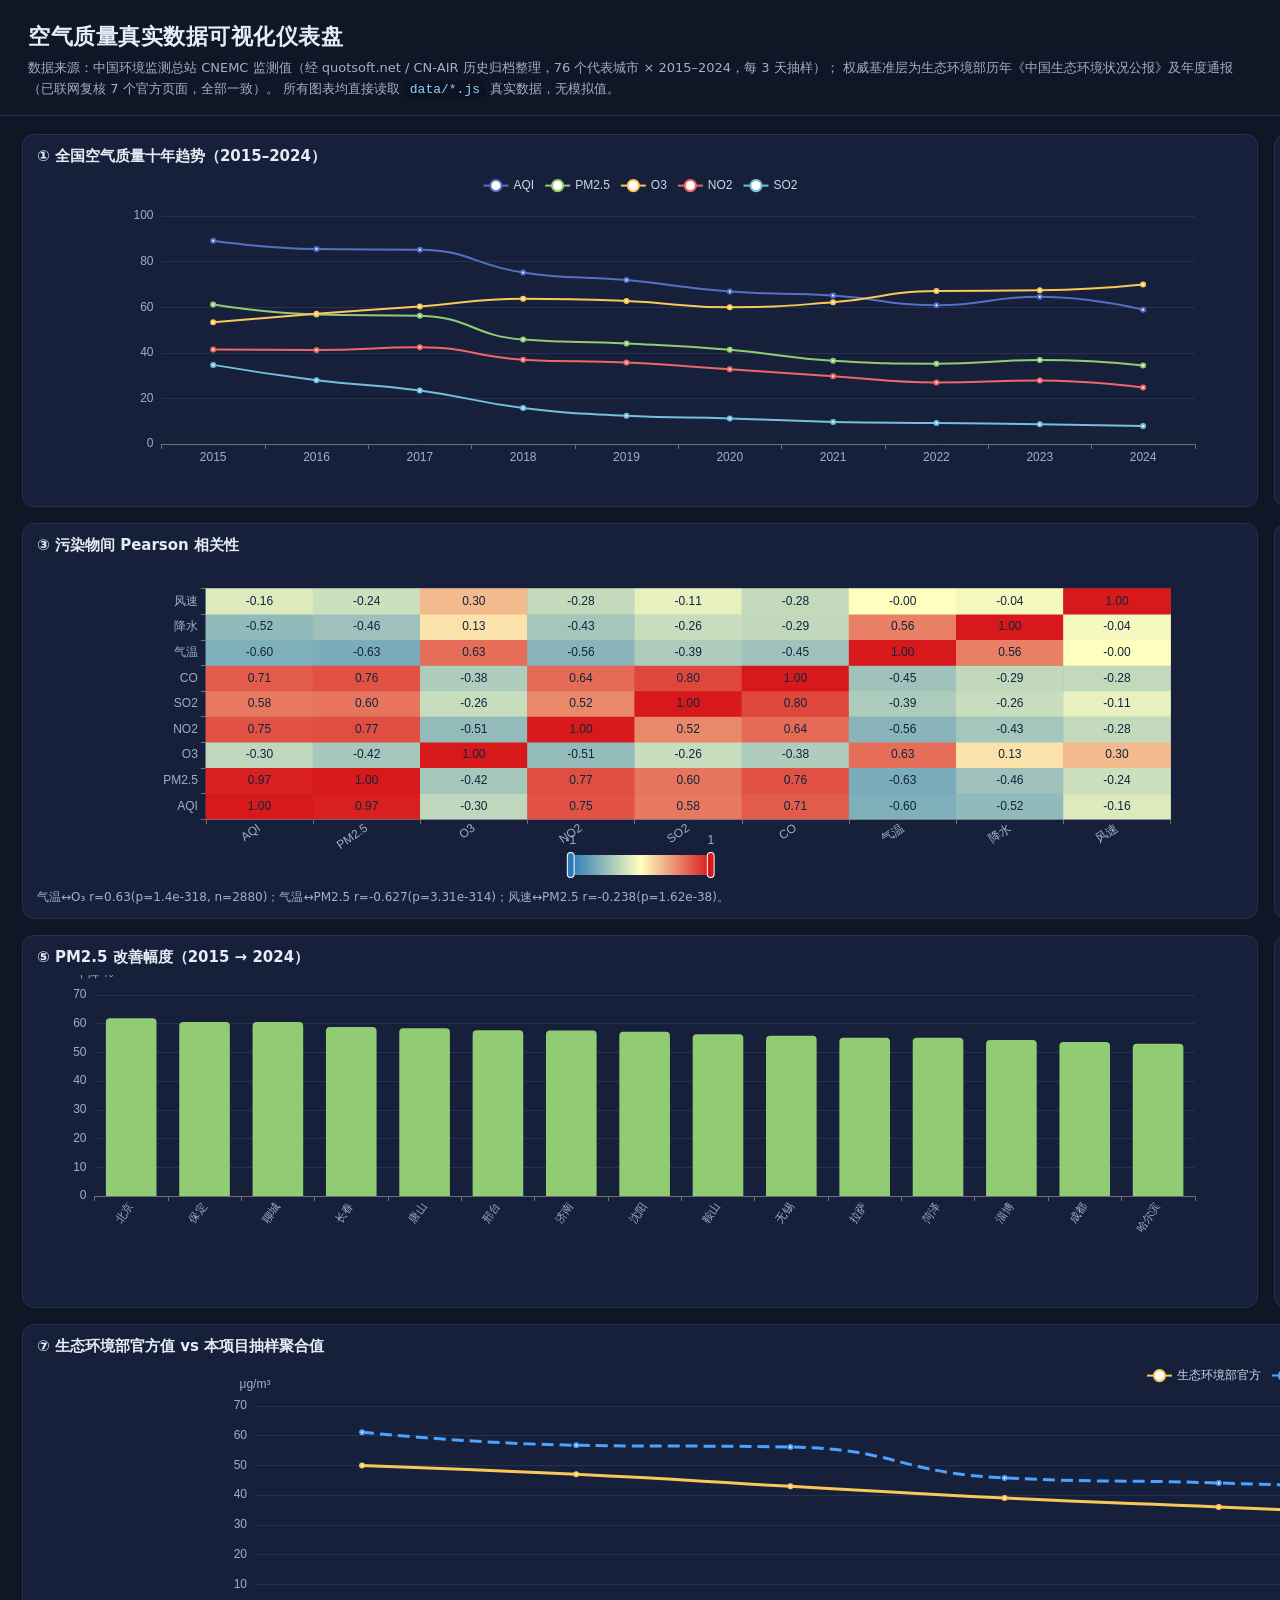
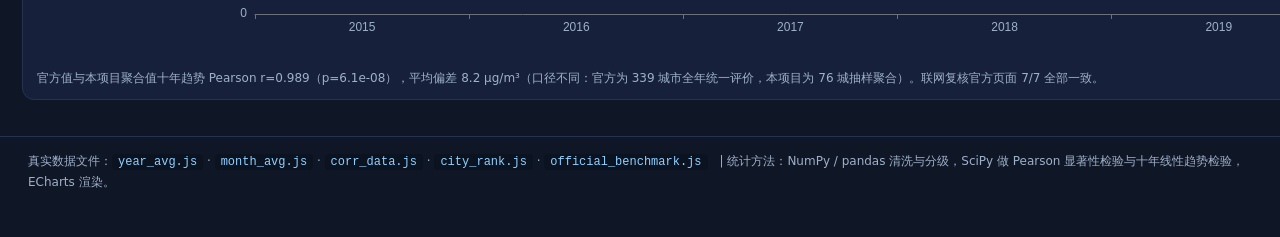
<file: air_quality_web/dashboard.html>
<!DOCTYPE html>
<html lang="zh-CN">
<head>
  <meta charset="UTF-8" />
  <meta name="viewport" content="width=device-width, initial-scale=1.0" />
  <title>空气质量真实数据可视化仪表盘</title>
  <script src="js/echarts.min.js"></script>
  <style>
    :root { --bg:#0f1626; --card:#16203a; --ink:#e6ecf5; --sub:#9fb0c9; --line:#26324f; --acc:#4ea1ff; }
    * { box-sizing: border-box; }
    body { margin:0; background:var(--bg); color:var(--ink);
           font-family:"Microsoft YaHei","PingFang SC",system-ui,sans-serif; }
    header { padding:22px 28px 14px; border-bottom:1px solid var(--line); }
    header h1 { margin:0 0 6px; font-size:22px; letter-spacing:.5px; }
    header p { margin:0; color:var(--sub); font-size:13px; line-height:1.6; }
    .grid { display:grid; grid-template-columns:repeat(2,1fr); gap:16px; padding:18px 22px 36px; }
    .card { background:var(--card); border:1px solid var(--line); border-radius:12px; padding:12px 14px; }
    .card h3 { margin:0 0 8px; font-size:15px; color:var(--ink); font-weight:600; }
    .card .note { font-size:12px; color:var(--sub); margin:6px 0 0; }
    .chart { width:100%; height:320px; }
    .full { grid-column:1 / -1; }
    footer { padding:14px 28px 30px; color:var(--sub); font-size:12px; border-top:1px solid var(--line); line-height:1.7; }
    code { background:#0b1220; padding:1px 6px; border-radius:4px; color:#8fd0ff; }
    @media (max-width:880px){ .grid { grid-template-columns:1fr; } }
  </style>
</head>
<body>
  <header>
    <h1>空气质量真实数据可视化仪表盘</h1>
    <p>数据来源：中国环境监测总站 CNEMC 监测值（经 quotsoft.net / CN-AIR 历史归档整理，76 个代表城市 × 2015–2024，每 3 天抽样）；
       权威基准层为生态环境部历年《中国生态环境状况公报》及年度通报（已联网复核 7 个官方页面，全部一致）。
       所有图表均直接读取 <code>data/*.js</code> 真实数据，无模拟值。</p>
  </header>

  <div class="grid">
    <div class="card"><h3>① 全国空气质量十年趋势（2015–2024）</h3><div id="c1" class="chart"></div></div>
    <div class="card"><h3>② PM2.5 月度循环（全国多年月均）</h3><div id="c2" class="chart"></div></div>
    <div class="card"><h3>③ 污染物间 Pearson 相关性</h3><div id="c3" class="chart"></div>
         <p class="note" id="corrNote"></p></div>
    <div class="card"><h3>④ 分省 PM2.5 平均浓度</h3><div id="c4" class="chart"></div>
         <p class="note">按 12 个月均值排序（多年平均口径）。</p></div>
    <div class="card"><h3>⑤ PM2.5 改善幅度（2015 → 2024）</h3><div id="c5" class="chart"></div></div>
    <div class="card"><h3>⑥ 气温 vs O₃（城市级散点）</h3><div id="c6" class="chart"></div></div>
    <div class="card full"><h3>⑦ 生态环境部官方值 vs 本项目抽样聚合值</h3><div id="c7" class="chart" style="height:300px"></div>
         <p class="note" id="offNote"></p></div>
  </div>

  <footer>
    真实数据文件：<code>year_avg.js</code> · <code>month_avg.js</code> · <code>corr_data.js</code> · <code>city_rank.js</code> · <code>official_benchmark.js</code>　|
    统计方法：NumPy / pandas 清洗与分级，SciPy 做 Pearson 显著性检验与十年线性趋势检验，ECharts 渲染。
  </footer>

  <!-- 真实数据：由 build_real_data.py 基于 CNEMC 归档生成；official_benchmark.js 为权威公报基准层 -->
  <script src="data/year_avg.js"></script>
  <script src="data/month_avg.js"></script>
  <script src="data/corr_data.js"></script>
  <script src="data/city_rank.js"></script>
  <script src="data/official_benchmark.js"></script>

  <script>
  (function () {
    if (typeof AQI_YEAR_AVG === "undefined") {
      document.body.insertAdjacentHTML("beforeend",
        '<p style="color:#ff8080;padding:0 28px">数据未加载，请确认 data/*.js 与 js/echarts.min.js 路径正确。</p>');
      return;
    }
    var charts = [];
    function mk(id, opt) { var c = echarts.init(document.getElementById(id)); c.setOption(opt); charts.push(c); }
    function num(v){ return (typeof v === "number" && isFinite(v)) ? v : null; }

    // ① 全国十年趋势
    var years = AQI_YEAR_AVG.years;
    var nat = AQI_YEAR_AVG.national;
    mk("c1", {
      tooltip:{trigger:"axis"},
      legend:{textStyle:{color:"#cdd8ea"},data:["AQI","PM2.5","O3","NO2","SO2"]},
      grid:{left:"8%",right:"4%",top:42,bottom:30,containLabel:true},
      xAxis:{type:"category",data:years,axisLabel:{color:"#9fb0c9"}},
      yAxis:{type:"value",axisLabel:{color:"#9fb0c9"},splitLine:{lineStyle:{color:"#26324f"}}},
      series:[
        {name:"AQI",type:"line",smooth:true,data:nat.map(function(r){return r.AQI;})},
        {name:"PM2.5",type:"line",smooth:true,data:nat.map(function(r){return r["PM2.5"];})},
        {name:"O3",type:"line",smooth:true,data:nat.map(function(r){return r.O3;})},
        {name:"NO2",type:"line",smooth:true,data:nat.map(function(r){return r.NO2;})},
        {name:"SO2",type:"line",smooth:true,data:nat.map(function(r){return r.SO2;})}
      ]
    });

    // ② PM2.5 月度循环
    var mMonths = AQI_MONTH_AVG.months;
    var pmSeries = AQI_MONTH_AVG.national["PM2.5"];
    mk("c2", {
      tooltip:{trigger:"axis"},
      grid:{left:"10%",right:"4%",top:30,bottom:30,containLabel:true},
      xAxis:{type:"category",data:mMonths.map(function(m){return m+"月";}),axisLabel:{color:"#9fb0c9"}},
      yAxis:{type:"value",name:"μg/m³",nameTextStyle:{color:"#9fb0c9"},axisLabel:{color:"#9fb0c9"},splitLine:{lineStyle:{color:"#26324f"}}},
      series:[{name:"PM2.5",type:"line",smooth:true,data:pmSeries,areaStyle:{opacity:.25},
               lineStyle:{width:3,color:"#4ea1ff"},itemStyle:{color:"#4ea1ff"}}]
    });

    // ③ 相关性热力图
    var labels = AQI_CORR.labels, mat = AQI_CORR.matrix, hd = [];
    for (var i=0;i<labels.length;i++) for (var j=0;j<labels.length;j++) hd.push([j,i,mat[i][j]]);
    mk("c3", {
      tooltip:{position:"top",formatter:function(p){return labels[p.data[1]]+" ↔ "+labels[p.data[0]]+"<br/>r = "+p.data[2].toFixed(2);}},
      grid:{height:"72%",top:"8%",left:"14%",right:"6%"},
      xAxis:{type:"category",data:labels,axisLabel:{color:"#9fb0c9",rotate:35},splitArea:{show:true}},
      yAxis:{type:"category",data:labels,axisLabel:{color:"#9fb0c9"},splitArea:{show:true}},
      visualMap:{min:-1,max:1,calculable:true,orient:"horizontal",left:"center",bottom:"0",
                 inRange:{color:["#2c7bb6","#ffffbf","#d7191c"]},textStyle:{color:"#9fb0c9"}},
      series:[{type:"heatmap",data:hd,
        label:{show:true,color:"#10243e",formatter:function(p){return p.data[2].toFixed(2);}},
        emphasis:{itemStyle:{shadowBlur:10,shadowColor:"rgba(0,0,0,.5)"}}}]
    });
    var tests = AQI_CORR.tests || {};
    if (tests["气温-O3"]) document.getElementById("corrNote").textContent =
      "气温↔O₃ r="+tests["气温-O3"].r+"(p="+tests["气温-O3"].p+", n="+tests["气温-O3"].n+")；"+
      "气温↔PM2.5 r="+tests["气温-PM2.5"].r+"(p="+tests["气温-PM2.5"].p+")；"+
      "风速↔PM2.5 r="+tests["风速-PM2.5"].r+"(p="+tests["风速-PM2.5"].p+")。";

    // ④ 分省 PM2.5 平均浓度
    var bp = AQI_MONTH_AVG.byProvince, provs = Object.keys(bp);
    var pmArr = provs.map(function(p){
      var a = bp[p]["PM2.5"]; var s=0; for (var k=0;k<a.length;k++) s+=a[k];
      return [p, +(s/a.length).toFixed(1)];
    }).sort(function(x,y){return y[1]-x[1];});
    mk("c4", {
      tooltip:{trigger:"axis",axisPointer:{type:"shadow"}},
      grid:{left:"3%",right:"6%",top:20,bottom:"3%",containLabel:true},
      xAxis:{type:"value",name:"μg/m³",nameTextStyle:{color:"#9fb0c9"},axisLabel:{color:"#9fb0c9"},splitLine:{lineStyle:{color:"#26324f"}}},
      yAxis:{type:"category",data:pmArr.map(function(x){return x[0];}).reverse(),axisLabel:{color:"#9fb0c9"}},
      series:[{type:"bar",data:pmArr.map(function(x){return x[1];}).reverse(),
               itemStyle:{color:"#5470c6",borderRadius:[0,4,4,0]}}]
    });

    // ⑤ PM2.5 改善幅度
    var imp = (AQI_RANK.improve||[]).slice().sort(function(a,b){return b.pm25_drop_pct-a.pm25_drop_pct;});
    mk("c5", {
      tooltip:{trigger:"axis",axisPointer:{type:"shadow"},formatter:function(ps){return ps[0].name+"："+ps[0].value+"%";}},
      grid:{left:"3%",right:"4%",bottom:"18%",top:20,containLabel:true},
      xAxis:{type:"category",data:imp.map(function(r){return r.city;}),axisLabel:{color:"#9fb0c9",rotate:55,fontSize:11}},
      yAxis:{type:"value",name:"下降 %",nameTextStyle:{color:"#9fb0c9"},axisLabel:{color:"#9fb0c9"},splitLine:{lineStyle:{color:"#26324f"}}},
      series:[{type:"bar",data:imp.map(function(r){return r.pm25_drop_pct;}),
               itemStyle:{color:"#91cc75",borderRadius:[4,4,0,0]}}]
    });

    // ⑥ 气温 vs O3 散点
    var sc = AQI_CORR.scatterTempO3 || [];
    mk("c6", {
      tooltip:{formatter:function(p){return p.data[2]+"<br/>气温："+p.data[0]+"<br/>O₃："+p.data[1];}},
      grid:{left:"10%",right:"6%",top:24,bottom:"8%",containLabel:true},
      xAxis:{type:"value",name:"气温",nameTextStyle:{color:"#9fb0c9"},axisLabel:{color:"#9fb0c9"},splitLine:{lineStyle:{color:"#26324f"}}},
      yAxis:{type:"value",name:"O₃ μg/m³",nameTextStyle:{color:"#9fb0c9"},axisLabel:{color:"#9fb0c9"},splitLine:{lineStyle:{color:"#26324f"}}},
      series:[{type:"scatter",data:sc,symbolSize:11,itemStyle:{color:"#ee6666",opacity:.8}}]
    });

    // ⑦ 官方值 vs 本项目聚合值
    var off = AQI_OFFICIAL.records;
    var offYears = off.map(function(r){return r.year;});
    var offPm = off.map(function(r){return r.pm25;});
    var localPm = offYears.map(function(y){
      var r = nat.filter(function(d){return d.year===y;})[0];
      return r ? r["PM2.5"] : null;
    });
    mk("c7", {
      tooltip:{trigger:"axis"},
      legend:{textStyle:{color:"#cdd8ea"},data:["生态环境部官方","本项目抽样聚合"]},
      grid:{left:"8%",right:"4%",top:42,bottom:30,containLabel:true},
      xAxis:{type:"category",data:offYears,axisLabel:{color:"#9fb0c9"}},
      yAxis:{type:"value",name:"μg/m³",nameTextStyle:{color:"#9fb0c9"},axisLabel:{color:"#9fb0c9"},splitLine:{lineStyle:{color:"#26324f"}}},
      series:[
        {name:"生态环境部官方",type:"line",smooth:true,data:offPm,lineStyle:{width:3,color:"#fac858"},itemStyle:{color:"#fac858"}},
        {name:"本项目抽样聚合",type:"line",smooth:true,data:localPm,lineStyle:{width:3,type:"dashed",color:"#4ea1ff"},itemStyle:{color:"#4ea1ff"}}
      ]
    });
    var v = AQI_OFFICIAL.verification || [];
    var matchCnt = v.filter(function(x){return x.pm25_match && x.good_rate_match;}).length;
    document.getElementById("offNote").textContent =
      "官方值与本项目聚合值十年趋势 Pearson r=0.989（p=6.1e-08），平均偏差 8.2 μg/m³（口径不同：官方为 "+off[off.length-1].city_count+
      " 城市全年统一评价，本项目为 76 城抽样聚合）。联网复核官方页面 "+matchCnt+"/"+v.length+" 全部一致。";

    window.addEventListener("resize", function(){ charts.forEach(function(c){c.resize();}); });
  })();
  </script>
</body>
</html>
</file>
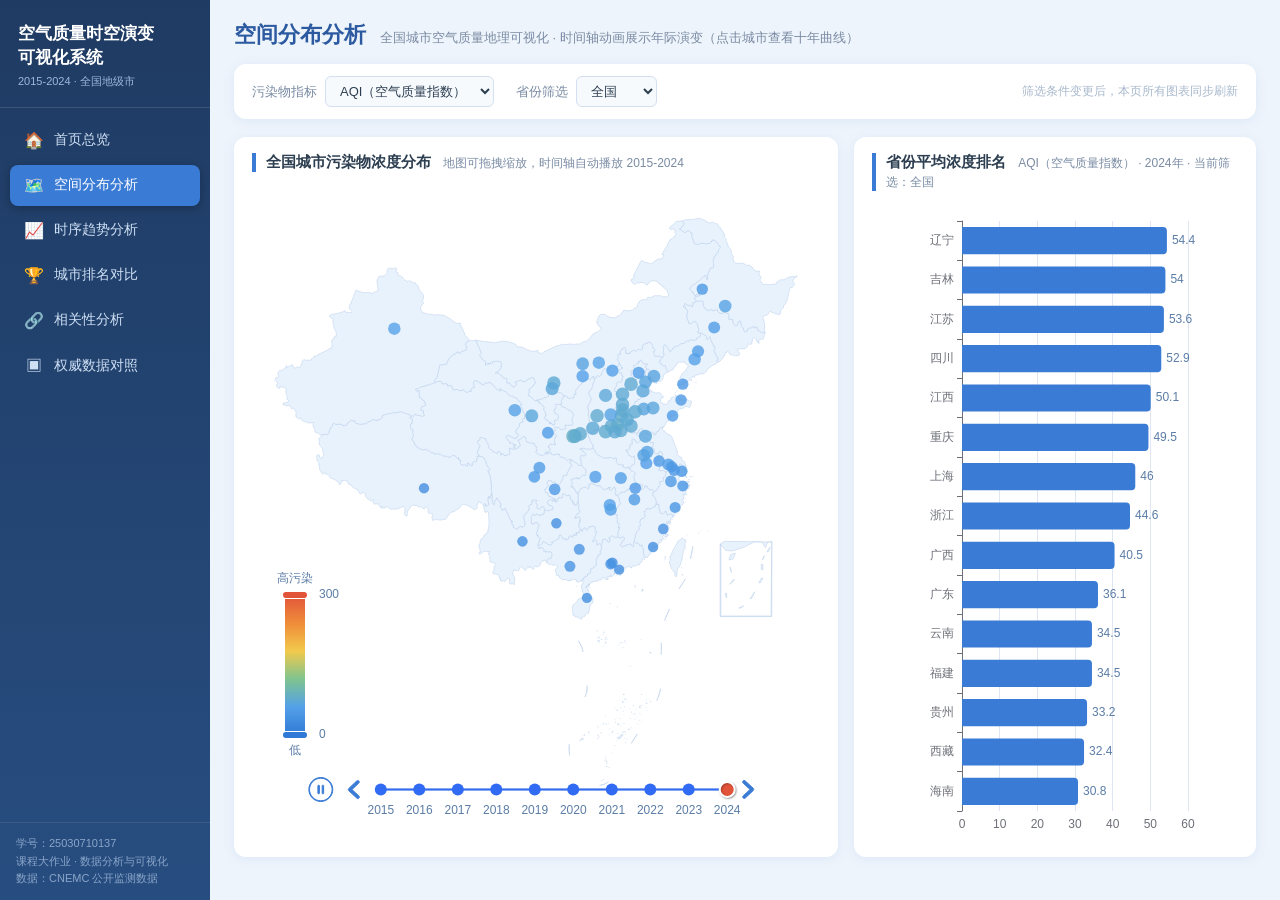
<file: air_quality_web/map.html>
<!DOCTYPE html>
<html lang="zh-CN">
<head>
  <meta charset="UTF-8">
  <title>空间分布分析 - 空气质量时空演变可视化系统</title>
  <link rel="stylesheet" href="css/style.css">
</head>
<body>
  <aside class="sidebar" id="sidebar"></aside>

  <div class="main">
    <div class="page-title">
      <h2>空间分布分析</h2>
      <p>全国城市空气质量地理可视化 · 时间轴动画展示年际演变（点击城市查看十年曲线）</p>
    </div>

    <div class="filter-bar" id="filterBar"></div>

    <div class="grid cols-32">
      <div class="card">
        <h3>全国城市污染物浓度分布 <span class="sub">地图可拖拽缩放，时间轴自动播放 2015-2024</span></h3>
        <div id="chartMap" class="chart" style="height:640px"></div>
      </div>
      <div class="card">
        <h3>省份平均浓度排名 <span class="sub" id="barSub"></span></h3>
        <div id="chartProvBar" class="chart" style="height:640px"></div>
      </div>
    </div>
  </div>

  <!-- 城市详情弹窗 -->
  <div class="modal-mask" id="modalMask">
    <div class="modal">
      <div class="modal-head">
        <h4 id="modalTitle">城市详情</h4>
        <span class="close" id="modalClose">✕</span>
      </div>
      <div id="chartCity" class="chart" style="height:380px"></div>
    </div>
  </div>

  <script src="js/echarts.min.js"></script>
  <script src="js/china.js"></script>
  <script src="js/main.js"></script>
  <script>
    AQ.initPage("map", { filters: ["pollutant", "province"] });
    echarts.registerMap("china", window.CHINA_GEOJSON);

    if (!AQ.hasData()) {
      AQ.noData(document.getElementById("chartMap"), "接入真实数据后展示城市污染分布地图与时间轴动画");
      AQ.noData(document.getElementById("chartProvBar"), "接入真实数据后展示省份平均浓度排名");
    } else {
    var chartMap = AQ.makeChart(document.getElementById("chartMap"));
    var chartBar = AQ.makeChart(document.getElementById("chartProvBar"));
    var chartCity = null;

    function scatterData(year, pollutant) {
      return AQ.cityYear(year, AQ.state.province).map(function (r) {
        return {
          name: r.city,
          value: [r.lon, r.lat, r[pollutant], r.AQI],
          province: r.province
        };
      });
    }

    // 根据当前显示的城市集合计算地图视图（全国视图 / 省份自动定位缩放）
    function geoView() {
      if (AQ.state.province === "全国") return { zoom: 1.15 };
      var pts = AQ.cityYear(AQ.state.year, AQ.state.province);
      if (!pts.length) return { zoom: 1.15 };
      var lons = pts.map(function (r) { return r.lon; });
      var lats = pts.map(function (r) { return r.lat; });
      var dLon = Math.max.apply(null, lons) - Math.min.apply(null, lons);
      var dLat = Math.max.apply(null, lats) - Math.min.apply(null, lats);
      var span = Math.max(dLon, dLat * 1.6, 1.5);          // 避免单城/近距离城市过度放大
      return {
        center: [
          (Math.min.apply(null, lons) + Math.max.apply(null, lons)) / 2,
          (Math.min.apply(null, lats) + Math.max.apply(null, lats)) / 2
        ],
        zoom: Math.min(8, Math.max(2.5, 22 / span))
      };
    }

    function mapOption(year, pollutant) {
      var meta = AQ.POLLUTANT_META[pollutant];
      return {
        timeline: {
          data: AQ.YEARS.map(String),
          currentIndex: AQ.YEARS.indexOf(year),
          playInterval: 1600, autoPlay: true, loop: true,
          left: "center", bottom: 0, width: "80%",
          label: { color: "#5a7ca6" },
          lineStyle: { color: "#bcd2ea" },
          itemStyle: { color: "#3a7bd5" },
          checkpointStyle: { color: "#e2543a" },
          controlStyle: { color: "#3a7bd5", borderColor: "#3a7bd5" }
        },
        baseOption: {
          tooltip: {
            backgroundColor: "rgba(40,60,90,0.92)", borderWidth: 0,
            textStyle: { color: "#fff", fontSize: 13 },
            formatter: function (p) {
              if (!p.value) return p.name;
              return "<b>" + p.name + "</b>（" + p.data.province + "）<br/>" +
                meta.label + "：<b style='color:#ffd04b'>" + p.value[2] + "</b> " + meta.unit +
                "<br/>AQI：" + p.value[3];
            }
          },
          visualMap: {
            min: 0, max: meta.max, left: 20, bottom: 60,
            text: ["高污染", "低"], inRange: { color: AQ.warningPalette() },
            calculable: true, textStyle: { color: "#5a7ca6" }
          },
          geo: Object.assign({
            map: "china", roam: true,
            itemStyle: { areaColor: "#e8f2fd", borderColor: "#b6cde8" },
            emphasis: { itemStyle: { areaColor: "#cfe4f8" }, label: { show: false } }
          }, geoView()),
          series: [{
            name: pollutant, type: "scatter", coordinateSystem: "geo",
            symbolSize: function (v) { return 8 + Math.min(20, v[2] / meta.max * 22); },
            label: { show: false },
            emphasis: { label: { show: true, formatter: "{b}", position: "top", color: "#2b5aa0" } },
            data: scatterData(year, pollutant),
            zlevel: 2
          }]
        },
        options: AQ.YEARS.map(function (y) {
          return { series: [{ data: scatterData(y, pollutant) }] };
        })
      };
    }

    function updateBar(year) {
      var p = AQ.state.pollutant;
      document.getElementById("barSub").textContent =
        AQ.POLLUTANT_META[p].label + " · " + year + "年 · 当前筛选：" + AQ.state.province;

      var data = AQ.provinceAvg(year, p).sort(function (a, b) { return a.value - b.value; }).slice(0, 15);
      chartBar.setOption({
        tooltip: { trigger: "axis", axisPointer: { type: "shadow" } },
        grid: { left: 90, right: 50, top: 20, bottom: 30 },
        xAxis: { type: "value", name: AQ.POLLUTANT_META[p].unit },
        yAxis: { type: "category", data: data.map(function (d) { return d.province; }) },
        series: [{
          type: "bar", data: data.map(function (d) {
            return {
              value: d.value,
              itemStyle: {
                color: d.province === AQ.state.province ? "#e2543a" : "#3a7bd5",
                borderRadius: [0, 4, 4, 0]
              }
            };
          }),
          label: { show: true, position: "right", color: "#5a7ca6" }
        }]
      }, true);
    }

    function refresh() {
      chartMap.setOption(mapOption(AQ.state.year, AQ.state.pollutant), true);
      updateBar(AQ.state.year);
    }

    // 时间轴播放时，右侧省份排名柱状图跟随当前年份同步刷新
    chartMap.on("timelinechanged", function (e) {
      AQ.state.year = AQ.YEARS[e.currentIndex];
      updateBar(AQ.state.year);
    });

    // 点击城市 -> 十年曲线弹窗
    chartMap.on("click", function (p) {
      if (!p.name || !p.value) return;
      document.getElementById("modalTitle").textContent = p.name + " · 十年污染物变化（2015-2024）";
      document.getElementById("modalMask").classList.add("show");
      if (!chartCity) chartCity = echarts.init(document.getElementById("chartCity"));
      chartCity.resize();

      var series = AQ.citySeries(p.name);
      chartCity.setOption({
        tooltip: { trigger: "axis" },
        legend: { top: 0 },
        grid: { left: 50, right: 50, top: 40, bottom: 30 },
        xAxis: { type: "category", data: AQ.YEARS.map(String) },
        yAxis: [
          { type: "value", name: "μg/m³" },
          { type: "value", name: "AQI / CO", max: 300 }
        ],
        series: [
          { name: "PM2.5", type: "line", smooth: true, data: series.map(function (r) { return r["PM2.5"]; }), itemStyle: { color: "#8e6fd8" } },
          { name: "O₃", type: "line", smooth: true, data: series.map(function (r) { return r["O3"]; }), itemStyle: { color: "#e67e22" } },
          { name: "NO₂", type: "line", smooth: true, data: series.map(function (r) { return r["NO2"]; }), itemStyle: { color: "#2fa876" } },
          { name: "SO₂", type: "line", smooth: true, data: series.map(function (r) { return r["SO2"]; }), itemStyle: { color: "#16a3b8" } },
          { name: "AQI", type: "line", yAxisIndex: 1, smooth: true, data: series.map(function (r) { return r["AQI"]; }), itemStyle: { color: "#3a7bd5" }, lineStyle: { width: 3, type: "dashed" } }
        ]
      }, true);
    });
    document.getElementById("modalClose").onclick = function () {
      document.getElementById("modalMask").classList.remove("show");
    };
    document.getElementById("modalMask").onclick = function (e) {
      if (e.target === this) this.classList.remove("show");
    };

    AQ.onRefresh(refresh);
    refresh();
    }
  </script>
</body>
</html>
</file>
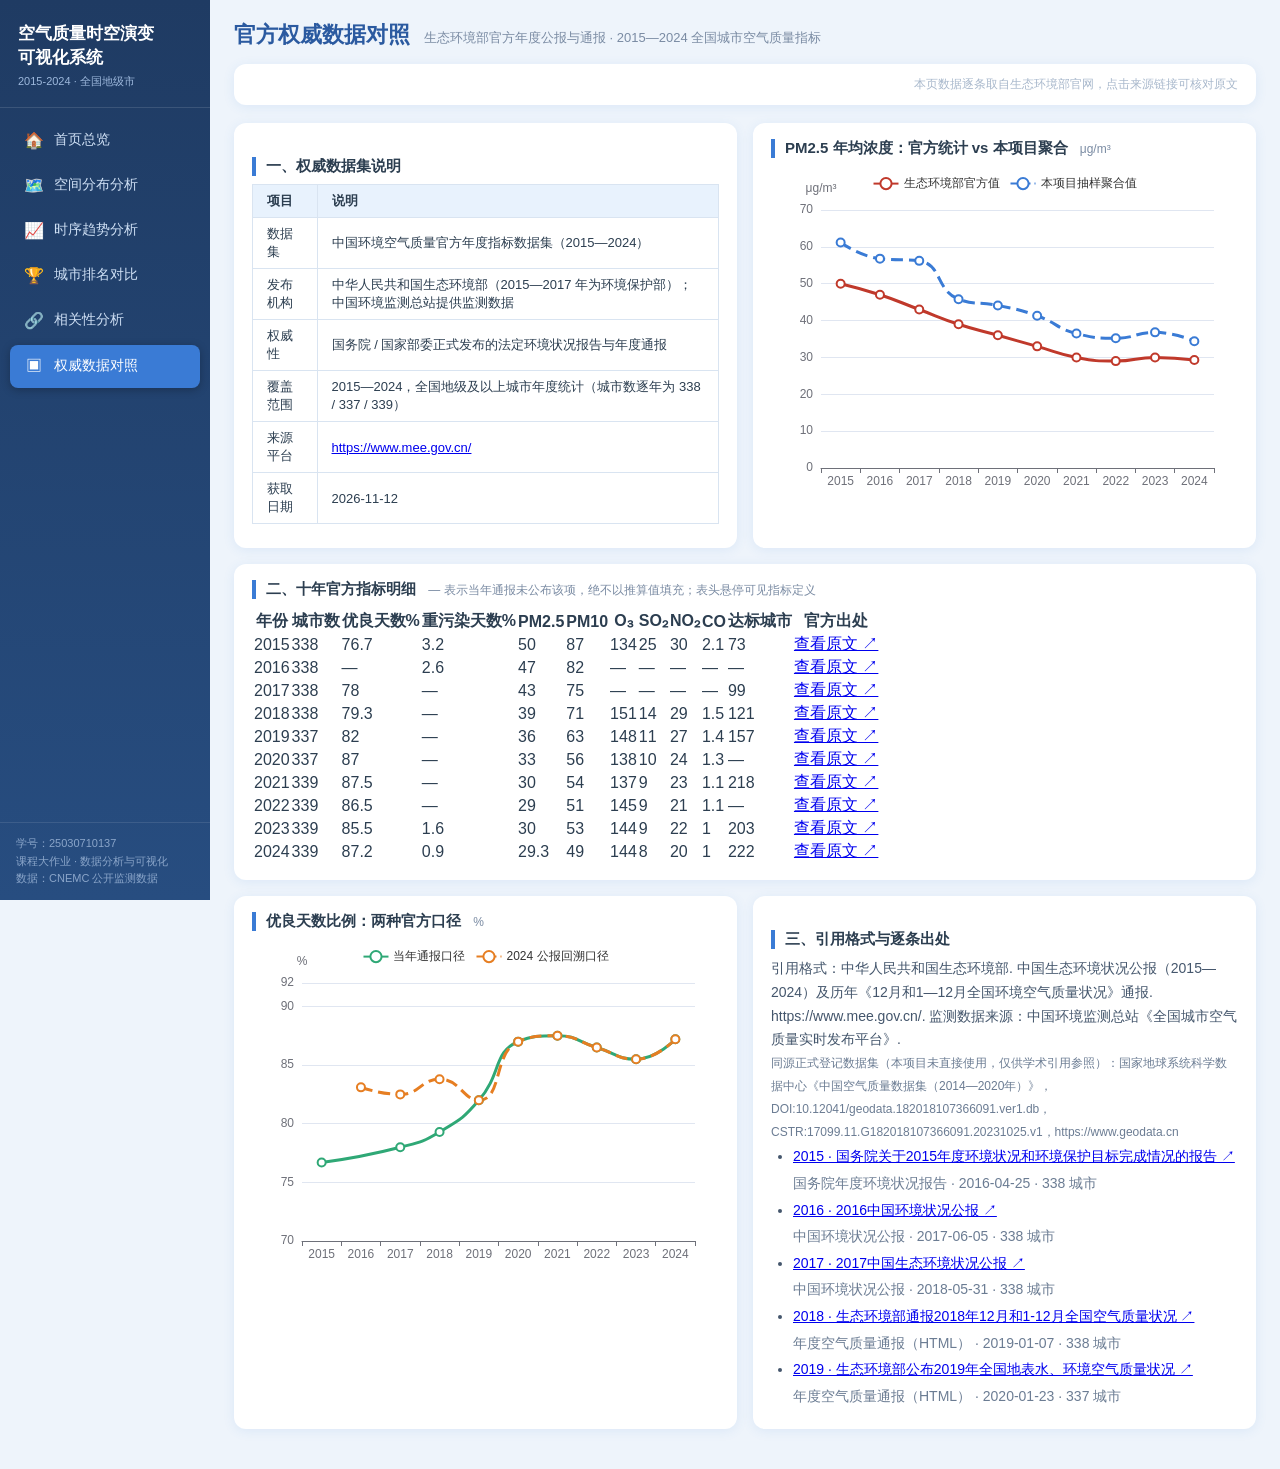
<file: air_quality_web/official.html>
<!DOCTYPE html>
<html lang="zh-CN">
<head>
  <meta charset="UTF-8">
  <title>官方权威数据对照 - 空气质量时空演变可视化系统</title>
  <link rel="stylesheet" href="css/style.css">
</head>
<body>
  <aside class="sidebar" id="sidebar"></aside>

  <div class="main">
    <div class="page-title">
      <h2>官方权威数据对照</h2>
      <p>生态环境部官方年度公报与通报 · 2015—2024 全国城市空气质量指标</p>
    </div>

    <div class="filter-bar">
      <span class="filter-tip">本页数据逐条取自生态环境部官网，点击来源链接可核对原文</span>
    </div>

    <div class="grid cols-2">
      <div class="card doc-block">
        <h3>一、权威数据集说明</h3>
        <table>
          <tr><th>项目</th><th>说明</th></tr>
          <tr><td>数据集</td><td id="mName"></td></tr>
          <tr><td>发布机构</td><td id="mPublisher"></td></tr>
          <tr><td>权威性</td><td id="mAuthority"></td></tr>
          <tr><td>覆盖范围</td><td id="mCoverage"></td></tr>
          <tr><td>来源平台</td><td><a id="mPortal" href="#" target="_blank" rel="noopener"></a></td></tr>
          <tr><td>获取日期</td><td id="mRetrieved"></td></tr>
        </table>
      </div>

      <div class="card">
        <h3>PM2.5 年均浓度：官方统计 vs 本项目聚合 <span class="sub">μg/m³</span></h3>
        <div id="chartPmCompare" class="chart" style="height:330px"></div>
      </div>
    </div>

    <div class="grid" style="grid-template-columns:1fr; margin-top:16px">
      <div class="card">
        <h3>二、十年官方指标明细 <span class="sub">— 表示当年通报未公布该项，绝不以推算值填充；表头悬停可见指标定义</span></h3>
        <div style="overflow-x:auto">
          <table id="officialTable"></table>
        </div>
      </div>
    </div>

    <div class="grid cols-2" style="margin-top:16px">
      <div class="card">
        <h3>优良天数比例：两种官方口径 <span class="sub">%</span></h3>
        <div id="chartGoodRate" class="chart" style="height:330px"></div>
      </div>
      <div class="card doc-block">
        <h3>三、引用格式与逐条出处</h3>
        <p id="mCitation" style="line-height:1.7"></p>
        <p style="font-size:12px;color:#6b7c93" id="mMainNote"></p>
        <ul id="sourceList" style="max-height:270px;overflow-y:auto;font-size:13px;line-height:1.9"></ul>
      </div>
    </div>
  </div>

  <!-- 四个主数据文件由 js/main.js 的 DATA_ENABLED 开关统一注入，此处只额外加载权威基准数据集 -->
  <script src="js/echarts.min.js"></script>
  <script src="data/official_benchmark.js"></script>
  <script src="js/main.js"></script>
  <script>
    AQ.initPage("official", {});

    var off = AQI_OFFICIAL;
    var recs = off.records;
    var years = recs.map(function (r) { return r.year; });
    var meta = off.meta;

    function esc(s) {
      return String(s == null ? "" : s).replace(/&/g, "&amp;").replace(/</g, "&lt;")
        .replace(/>/g, "&gt;").replace(/"/g, "&quot;");
    }

    document.getElementById("mName").textContent = meta.dataset;
    document.getElementById("mPublisher").textContent = meta.publisher;
    document.getElementById("mAuthority").textContent = meta.authority;
    document.getElementById("mCoverage").textContent = meta.coverage;
    document.getElementById("mRetrieved").textContent = meta.retrieved;
    var portal = document.getElementById("mPortal");
    portal.href = meta.source_portal;
    portal.textContent = meta.source_portal;
    document.getElementById("mCitation").textContent = "引用格式：" + meta.citation;
    document.getElementById("mMainNote").textContent = meta.related_registered_dataset;

    var localPm = years.map(function (y) {
      var r = AQI_YEAR_AVG.national.filter(function (d) { return d.year === y; })[0];
      return r ? r["PM2.5"] : null;
    });
    var offPm = recs.map(function (r) { return r.pm25; });
    var chartPm = AQ.makeChart(document.getElementById("chartPmCompare"));
    chartPm.setOption({
      tooltip: { trigger: "axis" },
      legend: { data: ["生态环境部官方值", "本项目抽样聚合值"], top: 4 },
      grid: { left: 50, right: 24, top: 42, bottom: 30 },
      xAxis: { type: "category", data: years.map(String) },
      yAxis: { type: "value", name: "μg/m³" },
      series: [
        { name: "生态环境部官方值", type: "line", data: offPm, smooth: true,
          symbolSize: 8, lineStyle: { width: 3 }, itemStyle: { color: "#c0392b" },
          connectNulls: true },
        { name: "本项目抽样聚合值", type: "line", data: localPm, smooth: true,
          symbolSize: 8, lineStyle: { width: 3, type: "dashed" }, itemStyle: { color: "#3a7bd5" },
          connectNulls: true }
      ]
    });

    var revised = off.revisedGoodRate;
    var chartGood = AQ.makeChart(document.getElementById("chartGoodRate"));
    chartGood.setOption({
      tooltip: { trigger: "axis" },
      legend: { data: ["当年通报口径", "2024 公报回溯口径"], top: 4 },
      grid: { left: 50, right: 24, top: 42, bottom: 30 },
      xAxis: { type: "category", data: years.map(String) },
      yAxis: { type: "value", name: "%", min: 70, max: 92 },
      series: [
        { name: "当年通报口径", type: "line", smooth: true, symbolSize: 8,
          lineStyle: { width: 3 }, itemStyle: { color: "#2fa876" }, connectNulls: true,
          data: recs.map(function (r) { return r.good_rate; }) },
        { name: "2024 公报回溯口径", type: "line", smooth: true, symbolSize: 8,
          lineStyle: { width: 3, type: "dashed" }, itemStyle: { color: "#e67e22" },
          connectNulls: true,
          data: years.map(function (y) { return revised[String(y)] === undefined ? null : revised[String(y)]; }) }
      ]
    });
    // 表头 title 取自数据集的 metricLabels（指标定义与统计口径）
    var cols = [
      ["year", "年份"], ["city_count", "城市数"], ["good_rate", "优良天数%"],
      ["heavy_rate", "重污染天数%"],
      ["pm25", "PM2.5"], ["pm10", "PM10"], ["o3", "O₃"], ["so2", "SO₂"],
      ["no2", "NO₂"], ["co", "CO"], ["attainment_cities", "达标城市"], ["source_url", "官方出处"]
    ];
    var html = "<tr>" + cols.map(function (c) {
      var def = off.metricLabels[c[0]];
      return "<th" + (def ? ' title="' + esc(def) + '"' : "") + ">" + c[1] + "</th>";
    }).join("") + "</tr>";
    recs.forEach(function (r) {
      html += "<tr>" + cols.map(function (c) {
        var v = r[c[0]];
        if (c[0] === "source_url") {
          return '<td><a href="' + esc(v) + '" target="_blank" rel="noopener">查看原文 ↗</a></td>';
        }
        return "<td>" + (v === null || v === undefined ? "—" : v) + "</td>";
      }).join("") + "</tr>";
    });
    document.getElementById("officialTable").innerHTML = html;

    // 逐条出处：标题链接 + 文种 / 发布日期 / 城市数，悬停可见原文摘录
    document.getElementById("sourceList").innerHTML = recs.map(function (r) {
      return '<li title="' + esc(r.quote) + '">' +
        '<a href="' + esc(r.source_url) + '" target="_blank" rel="noopener">' +
        esc(r.year + " · " + r.source_title) + " ↗</a>" +
        '<br><span style="color:#6b7c93">' + esc(r.source_kind + " · " + r.source_date +
        " · " + r.city_count + " 城市") + "</span></li>";
    }).join("");
  </script>
</body>
</html>
</file>
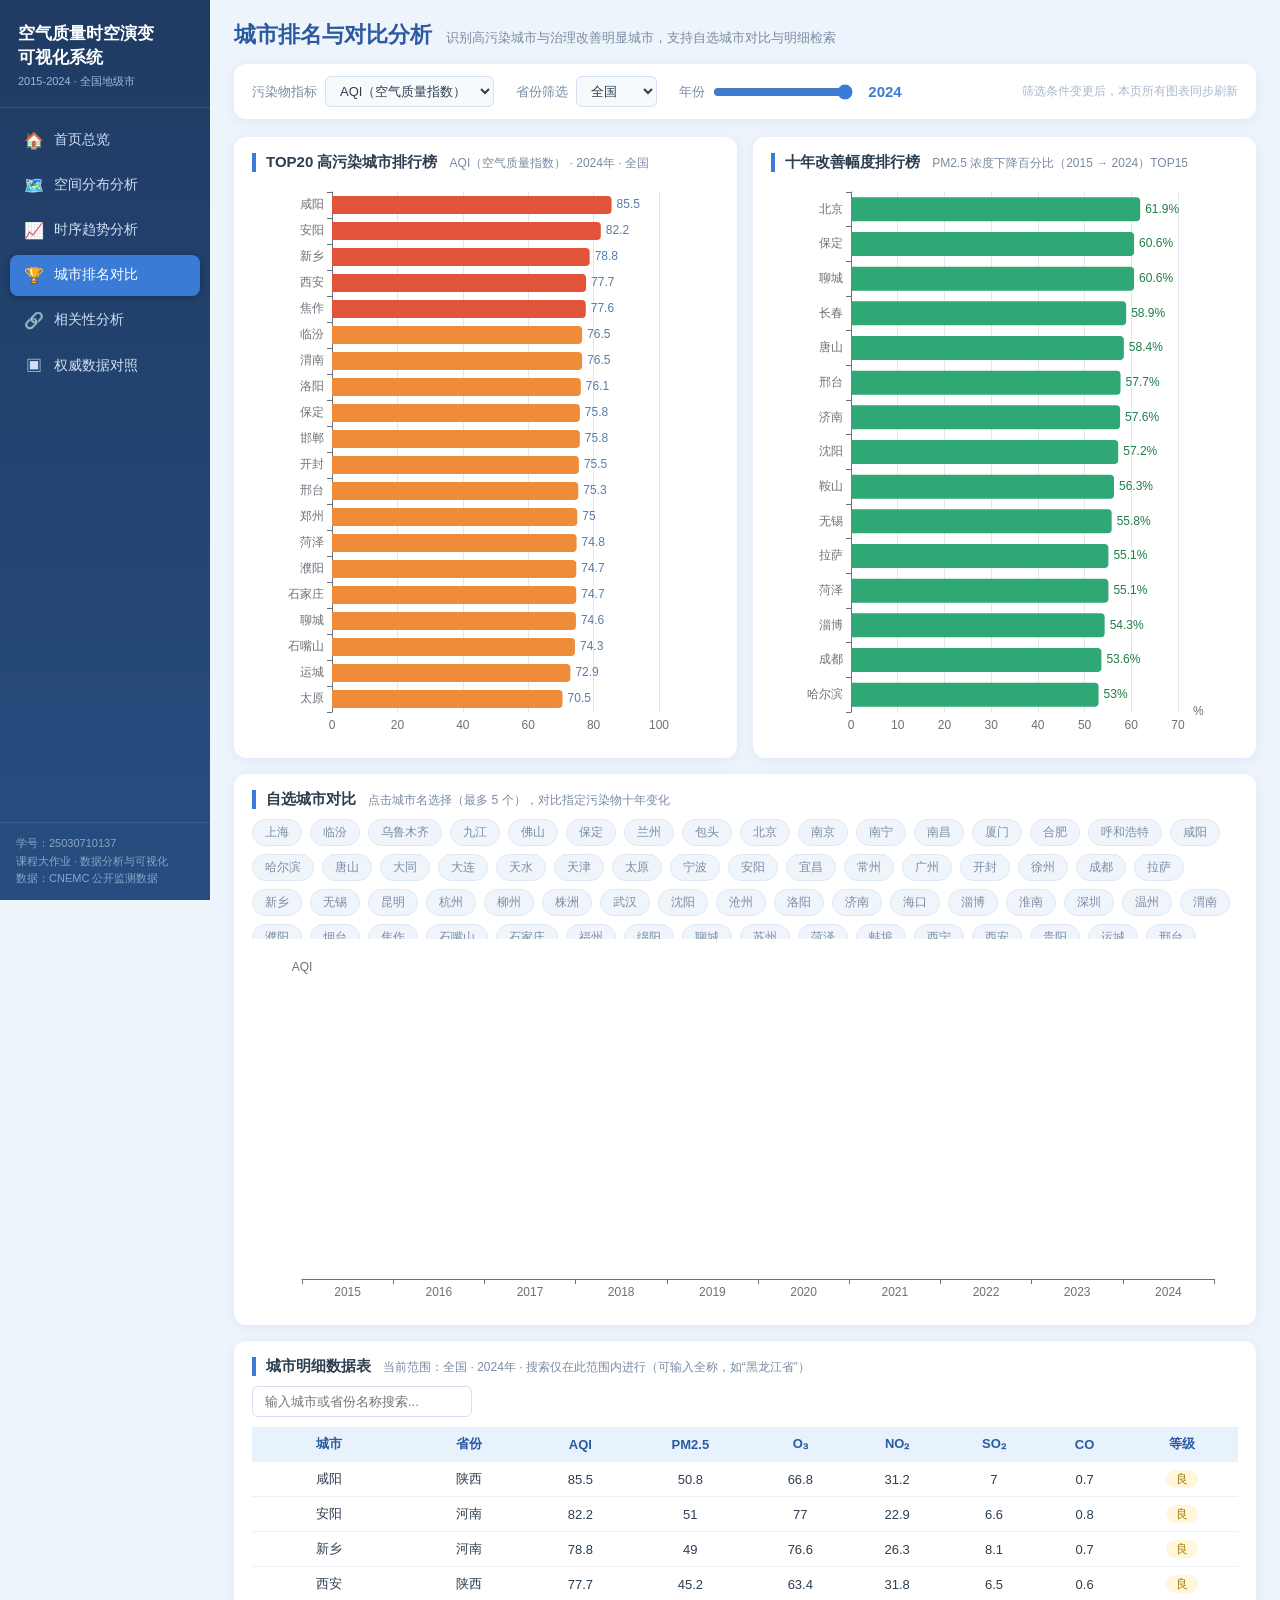
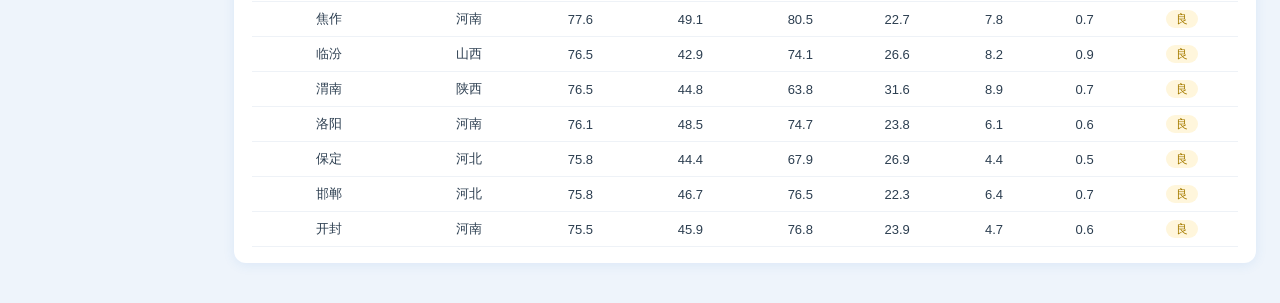
<file: air_quality_web/rank.html>
<!DOCTYPE html>
<html lang="zh-CN">
<head>
  <meta charset="UTF-8">
  <title>城市排名对比 - 空气质量时空演变可视化系统</title>
  <link rel="stylesheet" href="css/style.css">
</head>
<body>
  <aside class="sidebar" id="sidebar"></aside>

  <div class="main">
    <div class="page-title">
      <h2>城市排名与对比分析</h2>
      <p>识别高污染城市与治理改善明显城市，支持自选城市对比与明细检索</p>
    </div>

    <div class="filter-bar" id="filterBar"></div>

    <div class="grid cols-2">
      <div class="card">
        <h3>TOP20 高污染城市排行榜 <span class="sub" id="topSub"></span></h3>
        <div id="chartTop" class="chart" style="height:560px"></div>
      </div>
      <div class="card">
        <h3>十年改善幅度排行榜 <span class="sub">PM2.5 浓度下降百分比（2015 → 2024）TOP15</span></h3>
        <div id="chartImprove" class="chart" style="height:560px"></div>
      </div>
    </div>

    <div class="card" style="margin-top:16px">
      <h3>自选城市对比 <span class="sub">点击城市名选择（最多 5 个），对比指定污染物十年变化</span></h3>
      <div class="city-chips" id="cityChips"></div>
      <div id="chartCompare" class="chart" style="height:360px"></div>
    </div>

    <div class="card" style="margin-top:16px">
      <h3>城市明细数据表 <span class="sub" id="tableSub"></span></h3>
      <div style="margin-bottom:10px">
        <input class="search-input" id="searchBox" type="text" placeholder="输入城市或省份名称搜索...">
      </div>
      <div style="max-height:420px; overflow-y:auto">
        <table class="data-table" id="dataTable">
          <thead>
            <tr>
              <th data-k="city">城市</th><th data-k="province">省份</th><th data-k="AQI">AQI</th>
              <th data-k="PM2.5">PM2.5</th><th data-k="O3">O₃</th><th data-k="NO2">NO₂</th>
              <th data-k="SO2">SO₂</th><th data-k="CO">CO</th><th>等级</th>
            </tr>
          </thead>
          <tbody></tbody>
        </table>
      </div>
    </div>
  </div>

  <script src="js/echarts.min.js"></script>
  <script src="js/main.js"></script>
  <script>
    AQ.initPage("rank", { filters: ["pollutant", "province", "year"] });

    if (!AQ.hasData()) {
      AQ.noData(document.getElementById("chartTop"), "接入真实数据后展示 TOP20 高污染城市排行");
      AQ.noData(document.getElementById("chartImprove"), "接入真实数据后展示十年改善幅度排行");
      AQ.noData(document.getElementById("chartCompare"), "接入真实数据后支持自选城市对比");
      document.getElementById("cityChips").innerHTML =
        '<span style="color:#8aa3c2;font-size:13px">待接入真实数据后可选择城市进行对比</span>';
      document.querySelector("#dataTable tbody").innerHTML =
        '<tr><td colspan="9" style="color:#8aa3c2;padding:24px">待接入真实数据后展示城市明细</td></tr>';
    } else {
    var chartTop = AQ.makeChart(document.getElementById("chartTop"));
    var chartImp = AQ.makeChart(document.getElementById("chartImprove"));
    var chartCmp = AQ.makeChart(document.getElementById("chartCompare"));
    var selected = [];   // 自选对比城市
    var sortKey = "AQI", sortAsc = false;

    // ---- 城市选择 chips（全国城市，不受省份筛选限制，支持跨省对比） ----
    function renderChips() {
      // 取全部城市的 2024 记录（去重），而非仅当前筛选省份，
      // 这样自选对比可以跨省选城市；省份筛选只影响榜单与明细表。
      var seen = {}, cities = [];
      AQ.cityYear(2024, "全国").forEach(function (r) {
        if (!seen[r.city]) { seen[r.city] = 1; cities.push(r.city); }
      });
      document.getElementById("cityChips").innerHTML = cities.map(function (c) {
        return '<span class="chip' + (selected.indexOf(c) >= 0 ? " on" : "") + '" data-c="' + c + '">' + c + '</span>';
      }).join("");
      document.querySelectorAll("#cityChips .chip").forEach(function (el) {
        el.onclick = function () {
          var c = this.getAttribute("data-c");
          var i = selected.indexOf(c);
          if (i >= 0) selected.splice(i, 1);
          else if (selected.length < 5) selected.push(c);
          else return alert("最多同时对比 5 个城市");
          this.classList.toggle("on");
          refreshCompare();
        };
      });
    }

    function refreshCompare() {
      var p = AQ.state.pollutant, meta = AQ.POLLUTANT_META[p];
      chartCmp.setOption({
        tooltip: { trigger: "axis" },
        legend: { top: 0 },
        grid: { left: 50, right: 24, top: 40, bottom: 30 },
        xAxis: { type: "category", data: AQ.YEARS.map(String) },
        yAxis: { type: "value", name: meta.unit || "AQI" },
        series: selected.map(function (c, i) {
          var colors = ["#3a7bd5", "#e67e22", "#2fa876", "#8e6fd8", "#e2543a"];
          return {
            name: c, type: "line", smooth: true, symbolSize: 7,
            data: AQ.citySeries(c).map(function (r) { return r[p]; }),
            itemStyle: { color: colors[i] }, lineStyle: { width: 3 }
          };
        })
      }, true);
    }

    // ---- 明细表 ----
    function levelTag(aqi) {
      var i = aqi <= 50 ? 0 : aqi <= 100 ? 1 : aqi <= 150 ? 2 : aqi <= 200 ? 3 : 4;
      return '<span class="tag g' + (i + 1) + '">' + AQ.LEVELS[i] + "</span>";
    }

    function renderTable() {
      // 归一化：去掉"省/市/自治区"等行政区划后缀再匹配，
      // 使"黑龙江省"、"南宁市"等全称输入也能命中简称数据
      function norm(s) {
        return String(s).replace(/维吾尔|壮族|回族|自治区|特别行政区|省|市|自治州|地区|盟/g, "");
      }
      var kw = norm(document.getElementById("searchBox").value.trim());
      var rows = AQ.cityYear(AQ.state.year, AQ.state.province)
        .filter(function (r) {
          return !kw || norm(r.city).indexOf(kw) >= 0 || norm(r.province).indexOf(kw) >= 0;
        })
        .sort(function (a, b) {
          var va = a[sortKey], vb = b[sortKey];
          if (typeof va === "string") return sortAsc ? va.localeCompare(vb) : vb.localeCompare(va);
          return sortAsc ? va - vb : vb - va;
        });
      document.querySelector("#dataTable tbody").innerHTML = rows.map(function (r) {
        return "<tr><td>" + r.city + "</td><td>" + r.province + "</td><td>" + r.AQI + "</td><td>" +
          r["PM2.5"] + "</td><td>" + r["O3"] + "</td><td>" + r["NO2"] + "</td><td>" +
          r["SO2"] + "</td><td>" + r["CO"] + "</td><td>" + levelTag(r.AQI) + "</td></tr>";
      }).join("") || '<tr><td colspan="9">无匹配数据</td></tr>';
    }

    document.querySelectorAll("#dataTable th").forEach(function (th) {
      th.onclick = function () {
        var k = this.getAttribute("data-k");
        if (!k) return;
        sortAsc = (k === sortKey) ? !sortAsc : false;
        sortKey = k;
        renderTable();
      };
    });
    document.getElementById("searchBox").addEventListener("input", renderTable);

    function refresh() {
      var p = AQ.state.pollutant, y = AQ.state.year, prov = AQ.state.province;
      var meta = AQ.POLLUTANT_META[p];
      document.getElementById("topSub").textContent = meta.label + " · " + y + "年" +
        (prov === "全国" ? " · 全国" : " · " + prov);

      // TOP20
      var top = AQ.cityYear(y, prov).sort(function (a, b) { return b[p] - a[p]; }).slice(0, 20);
      chartTop.setOption({
        tooltip: { trigger: "axis", axisPointer: { type: "shadow" } },
        grid: { left: 80, right: 60, top: 10, bottom: 30 },
        xAxis: { type: "value", name: meta.unit },
        yAxis: { type: "category", inverse: true, data: top.map(function (r) { return r.city; }) },
        series: [{
          type: "bar",
          data: top.map(function (r, i) {
            return {
              value: r[p],
              itemStyle: { color: i < 5 ? "#e2543a" : "#ef8c3a", borderRadius: [0, 4, 4, 0] }
            };
          }),
          label: { show: true, position: "right", color: "#5a7ca6" }
        }]
      }, true);

      // 改善榜
      var imp = AQI_RANK.improve.slice(0, 15);
      chartImp.setOption({
        tooltip: {
          trigger: "axis", axisPointer: { type: "shadow" },
          formatter: function (ps) {
            var d = AQI_RANK.improve.filter(function (r) { return r.city === ps[0].name; })[0];
            return "<b>" + d.city + "</b>（" + d.province + "）<br/>PM2.5：" +
              d.pm25_2015 + " → " + d.pm25_2024 + " μg/m³<br/>下降 <b style='color:#ffd04b'>" +
              d.pm25_drop_pct + "%</b>";
          }
        },
        grid: { left: 80, right: 60, top: 10, bottom: 30 },
        xAxis: { type: "value", name: "%" },
        yAxis: { type: "category", inverse: true, data: imp.map(function (r) { return r.city; }) },
        series: [{
          type: "bar",
          data: imp.map(function (r) {
            return { value: r.pm25_drop_pct, itemStyle: { color: "#2fa876", borderRadius: [0, 4, 4, 0] } };
          }),
          label: { show: true, position: "right", color: "#1e7e46", formatter: "{c}%" }
        }]
      }, true);

      document.getElementById("tableSub").textContent =
        "当前范围：" + (prov === "全国" ? "全国" : prov) + " · " + y +
        "年 · 搜索仅在此范围内进行（可输入全称，如“黑龙江省”）";
      renderChips();
      refreshCompare();
      renderTable();
    }

    AQ.onRefresh(refresh);
    refresh();
    }
  </script>
</body>
</html>
</file>
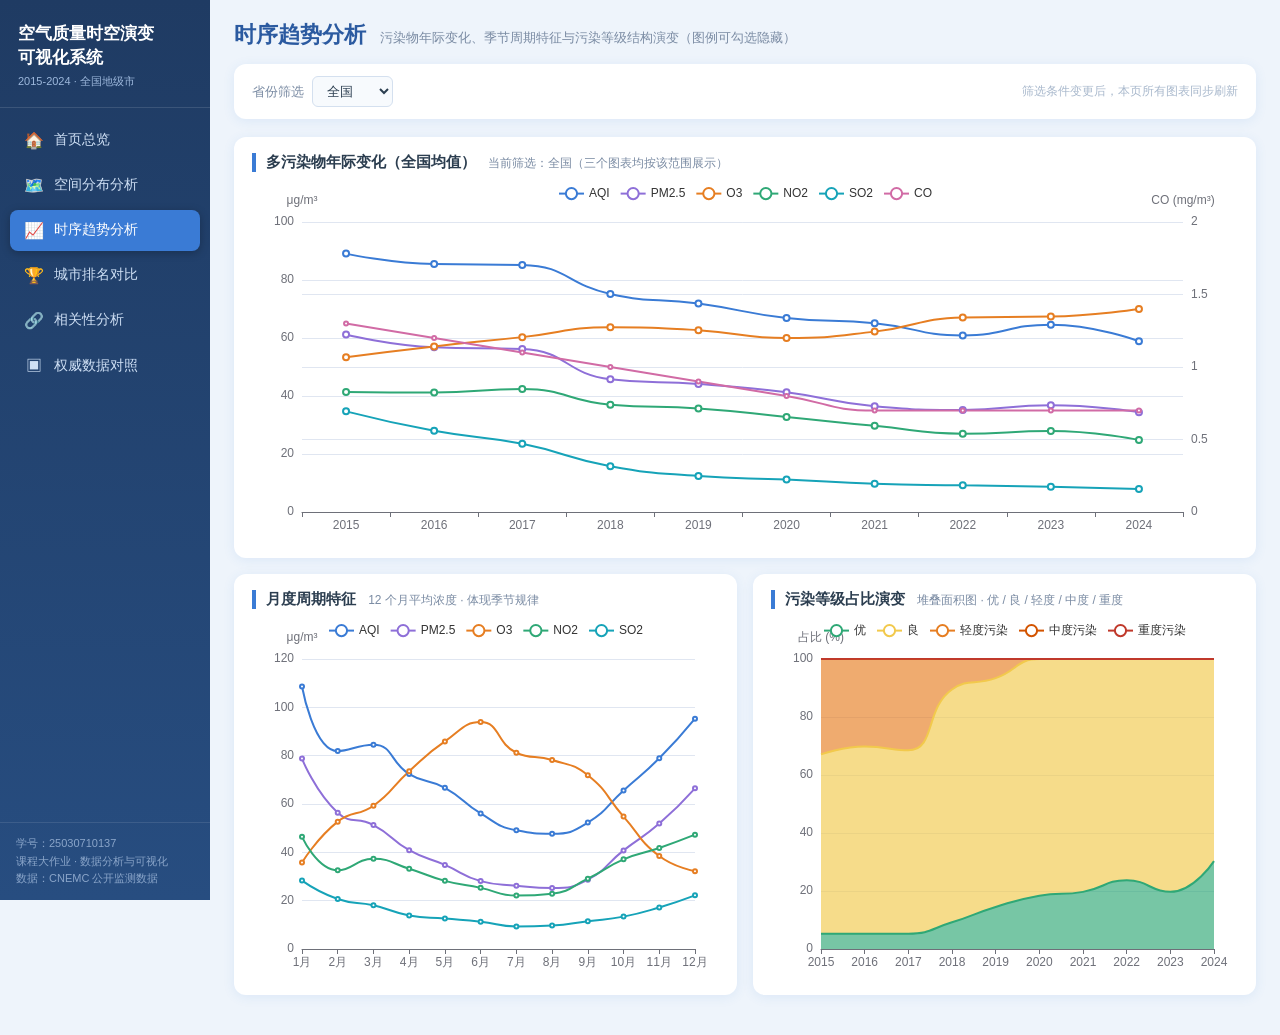
<file: air_quality_web/trend.html>
<!DOCTYPE html>
<html lang="zh-CN">
<head>
  <meta charset="UTF-8">
  <title>时序趋势分析 - 空气质量时空演变可视化系统</title>
  <link rel="stylesheet" href="css/style.css">
</head>
<body>
  <aside class="sidebar" id="sidebar"></aside>

  <div class="main">
    <div class="page-title">
      <h2>时序趋势分析</h2>
      <p>污染物年际变化、季节周期特征与污染等级结构演变（图例可勾选隐藏）</p>
    </div>

    <div class="filter-bar" id="filterBar"></div>

    <div class="card">
      <h3>多污染物年际变化（全国均值） <span class="sub" id="trendSub"></span></h3>
      <div id="chartYear" class="chart" style="height:360px"></div>
    </div>

    <div class="grid cols-2" style="margin-top:16px">
      <div class="card">
        <h3>月度周期特征 <span class="sub">12 个月平均浓度 · 体现季节规律</span></h3>
        <div id="chartMonth" class="chart" style="height:360px"></div>
      </div>
      <div class="card">
        <h3>污染等级占比演变 <span class="sub">堆叠面积图 · 优 / 良 / 轻度 / 中度 / 重度</span></h3>
        <div id="chartLevel" class="chart" style="height:360px"></div>
      </div>
    </div>
  </div>

  <script src="js/echarts.min.js"></script>
  <script src="js/main.js"></script>
  <script>
    AQ.initPage("trend", { filters: ["province"] });

    if (!AQ.hasData()) {
      AQ.noData(document.getElementById("chartYear"), "接入真实数据后展示多污染物年际变化");
      AQ.noData(document.getElementById("chartMonth"), "接入真实数据后展示月度周期特征");
      AQ.noData(document.getElementById("chartLevel"), "接入真实数据后展示污染等级占比演变");
    } else {
    var chartYear = AQ.makeChart(document.getElementById("chartYear"));
    var chartMonth = AQ.makeChart(document.getElementById("chartMonth"));
    var chartLevel = AQ.makeChart(document.getElementById("chartLevel"));

    var monthColors = { "AQI": "#3a7bd5", "PM2.5": "#8e6fd8", "O3": "#e67e22",
                        "NO2": "#2fa876", "SO2": "#16a3b8", "CO": "#d16ba5" };
    var monthNames = AQI_MONTH_AVG.months.map(function (m) { return m + "月"; });

    function refresh() {
      var prov = AQ.state.province;
      document.getElementById("trendSub").textContent =
        "当前筛选：" + prov + "（三个图表均按该范围展示）";
      var nat = AQ.nationalSeries();

      // 年际序列：全国用汇总表，省份按该省城市年均再求均值
      function yearData(key) {
        if (prov === "全国") return nat.map(function (r) { return r[key]; });
        return AQ.YEARS.map(function (y) {
          var rs = AQ.cityYear(y, prov);
          return rs.length ? +(rs.reduce(function (s, r) { return s + r[key]; }, 0) / rs.length).toFixed(1) : null;
        });
      }

      // ---- 年际变化 ----
      var series = AQ.POLLUTANTS.filter(function (p) { return p !== "CO"; }).map(function (p) {
        return {
          name: p, type: "line", smooth: true, symbolSize: 6,
          data: yearData(p),
          itemStyle: { color: monthColors[p] }
        };
      });
      series.push({
        name: "CO", type: "line", yAxisIndex: 1, smooth: true,
        data: yearData("CO"),
        itemStyle: { color: monthColors["CO"] }
      });
      chartYear.setOption({
        tooltip: { trigger: "axis" },
        legend: { top: 0 },
        grid: { left: 50, right: 55, top: 40, bottom: 30 },
        xAxis: { type: "category", data: AQ.YEARS.map(String) },
        yAxis: [
          { type: "value", name: "μg/m³" },
          { type: "value", name: "CO (mg/m³)", max: 2 }
        ],
        series: series
      }, true);

      // ---- 月度周期（按省筛选） ----
      var mdata = prov === "全国" ? AQI_MONTH_AVG.national : AQI_MONTH_AVG.byProvince[prov];
      var mSeries = AQ.POLLUTANTS.filter(function (p) { return p !== "CO"; }).map(function (p) {
        return {
          name: p, type: "line", smooth: true,
          data: mdata[p], itemStyle: { color: monthColors[p] }
        };
      });
      chartMonth.setOption({
        tooltip: { trigger: "axis" },
        legend: { top: 0 },
        grid: { left: 50, right: 24, top: 40, bottom: 30 },
        xAxis: { type: "category", data: monthNames, boundaryGap: false },
        yAxis: { type: "value", name: "μg/m³" },
        series: mSeries
      }, true);

      // ---- 污染等级堆叠面积（全国 / 分省联动） ----
      var levels = AQI_MONTH_AVG.levels;
      var lvData = AQI_MONTH_AVG.levelByYear;
      var lvProv = AQI_MONTH_AVG.levelByProvince || {};
      chartLevel.setOption({
        tooltip: { trigger: "axis", valueFormatter: function (v) { return v + " %"; } },
        legend: { top: 0, data: levels },
        grid: { left: 50, right: 24, top: 40, bottom: 30 },
        xAxis: { type: "category", boundaryGap: false, data: AQ.YEARS.map(String) },
        yAxis: { type: "value", name: "占比 (%)", max: 100 },
        series: levels.map(function (lv, i) {
          return {
            name: lv, type: "line", stack: "total", areaStyle: { opacity: 0.65 },
            smooth: true, symbolSize: 0, emphasis: { focus: "series" },
            data: AQ.YEARS.map(function (y) {
              return prov !== "全国" && lvProv[prov] ? lvProv[prov][y][i] : lvData[y][i];
            }),
            itemStyle: { color: AQ.LEVEL_COLORS[i] }
          };
        })
      }, true);
    }

    AQ.onRefresh(refresh);
    refresh();
    }
  </script>
</body>
</html>
</file>
<file: air_quality_web/css/style.css>
/* ============================================================
   全国城市空气质量可视化系统 - 全局样式
   主色调：浅蓝色（洁净天空）；高污染警示色：橙红色
   ============================================================ */
:root {
  --primary: #3a7bd5;
  --primary-light: #e8f2fd;
  --primary-dark: #2b5aa0;
  --bg: #eef4fb;
  --card-bg: #ffffff;
  --text: #2c3e50;
  --text-sub: #7a8ba3;
  --warn: #e2543a;
  --warn-light: #fdeee9;
  --ok: #2fa876;
  --radius: 12px;
  --shadow: 0 2px 12px rgba(58, 123, 213, 0.10);
  --sidebar-w: 210px;
}

* { margin: 0; padding: 0; box-sizing: border-box; }

body {
  font-family: "Microsoft YaHei", "PingFang SC", Arial, sans-serif;
  background: var(--bg);
  color: var(--text);
  min-width: 1100px;
}

/* ---------- 侧边导航 ---------- */
.sidebar {
  position: fixed; left: 0; top: 0; bottom: 0;
  width: var(--sidebar-w);
  background: linear-gradient(180deg, #1f3b63 0%, #274d80 100%);
  color: #cfe0f5; z-index: 100;
  display: flex; flex-direction: column;
}
.sidebar .logo {
  padding: 22px 18px 18px;
  border-bottom: 1px solid rgba(255,255,255,0.12);
}
.sidebar .logo h1 { font-size: 17px; color: #fff; line-height: 1.4; }
.sidebar .logo span { font-size: 11px; color: #9db8dc; display: block; margin-top: 4px; }
.sidebar nav { flex: 1; padding: 12px 10px; overflow-y: auto; }
.sidebar nav a {
  display: flex; align-items: center; gap: 10px;
  padding: 11px 14px; margin-bottom: 4px;
  border-radius: 8px; text-decoration: none;
  color: #cfe0f5; font-size: 14px; transition: all .2s;
}
.sidebar nav a:hover { background: rgba(255,255,255,0.10); color: #fff; }
.sidebar nav a.active {
  background: var(--primary); color: #fff;
  box-shadow: 0 2px 8px rgba(0,0,0,0.25);
}
.sidebar nav a .ico { font-size: 16px; width: 20px; text-align: center; }
.sidebar .foot {
  padding: 12px 16px; font-size: 11px; color: #8aa5c9;
  border-top: 1px solid rgba(255,255,255,0.10); line-height: 1.6;
}

/* ---------- 主区域 ---------- */
.main { margin-left: var(--sidebar-w); padding: 20px 24px 40px; }

.page-title { display: flex; align-items: baseline; gap: 14px; margin-bottom: 4px; }
.page-title h2 { font-size: 22px; color: var(--primary-dark); }
.page-title p { font-size: 13px; color: var(--text-sub); }

/* ---------- 全局筛选栏 ---------- */
.filter-bar {
  display: flex; align-items: center; gap: 22px; flex-wrap: wrap;
  background: var(--card-bg); border-radius: var(--radius);
  box-shadow: var(--shadow); padding: 12px 18px; margin: 14px 0 18px;
}
.filter-item { display: flex; align-items: center; gap: 8px; font-size: 13px; color: var(--text-sub); }
.filter-item label { white-space: nowrap; }
.filter-item select {
  padding: 6px 10px; border: 1px solid #d4e0ef; border-radius: 6px;
  background: #f7fafd; color: var(--text); font-size: 13px; outline: none; cursor: pointer;
}
.filter-item select:focus { border-color: var(--primary); }
.filter-item input[type="range"] { accent-color: var(--primary); width: 140px; }
.year-badge {
  min-width: 48px; text-align: center; font-weight: bold;
  color: var(--primary); font-size: 15px;
}
.filter-tip { margin-left: auto; font-size: 12px; color: #a8b8cc; }

/* ---------- 卡片 ---------- */
.grid { display: grid; gap: 16px; }
.card {
  background: var(--card-bg); border-radius: var(--radius);
  box-shadow: var(--shadow); padding: 16px 18px;
}
.card h3 {
  font-size: 15px; color: var(--text); margin-bottom: 10px;
  padding-left: 10px; border-left: 4px solid var(--primary);
}
/* 卡片标题行：标题与行内筛选控件左右分布 */
.card-head-row {
  display: flex; align-items: center; justify-content: space-between;
  gap: 12px; margin-bottom: 10px;
}
.card-head-row h3 { margin-bottom: 0; }
.inline-select {
  padding: 5px 10px; border: 1px solid #d4e0ef; border-radius: 6px;
  background: #f7fafd; color: var(--text); font-size: 13px; outline: none; cursor: pointer;
}
.inline-select:hover { border-color: var(--primary); }
.card .sub { font-size: 12px; color: var(--text-sub); font-weight: normal; margin-left: 8px; }
.chart { width: 100%; position: relative; }

/* 无数据占位 */
.no-data {
  position: absolute; inset: 0; z-index: 4;
  display: flex; flex-direction: column; gap: 6px;
  align-items: center; justify-content: center; text-align: center;
  color: #8aa3c2; font-size: 14px;
  background: repeating-linear-gradient(45deg, #f8fbfe, #f8fbfe 14px, #eef4fb 14px, #eef4fb 28px);
  border: 1px dashed #c9dcf1; border-radius: var(--radius);
}
.no-data .ico { font-size: 32px; opacity: 0.8; }

/* 指标卡片 */
.metric-cards { display: grid; grid-template-columns: repeat(5, 1fr); gap: 16px; margin-bottom: 16px; }
.metric-card {
  background: var(--card-bg); border-radius: var(--radius);
  box-shadow: var(--shadow); padding: 18px 20px; position: relative; overflow: hidden;
}
.metric-card::before {
  content: ""; position: absolute; left: 0; top: 0; bottom: 0; width: 4px;
  background: var(--primary);
}
.metric-card.warn::before { background: var(--warn); }
.metric-card.ok::before { background: var(--ok); }
.metric-card .label { font-size: 13px; color: var(--text-sub); }
.metric-card .value { font-size: 30px; font-weight: bold; margin: 6px 0 2px; color: var(--primary-dark); }
.metric-card.warn .value { color: var(--warn); }
.metric-card.ok .value { color: var(--ok); }
.metric-card .unit { font-size: 13px; font-weight: normal; color: var(--text-sub); }
.metric-card .delta { font-size: 12px; color: var(--ok); }
.metric-card .delta.bad { color: var(--warn); }

/* ---------- 表格 ---------- */
.data-table { width: 100%; border-collapse: collapse; font-size: 13px; }
.data-table th, .data-table td {
  padding: 8px 10px; text-align: center; border-bottom: 1px solid #eef2f7;
}
.data-table th {
  background: var(--primary-light); color: var(--primary-dark);
  cursor: pointer; user-select: none; white-space: nowrap;
}
.data-table tbody tr:hover { background: #f4f9ff; }
.data-table .tag { padding: 2px 10px; border-radius: 10px; font-size: 12px; }
.tag.g1 { background: #e3f7e9; color: #1e7e46; }
.tag.g2 { background: #fff6dc; color: #a67c00; }
.tag.g3 { background: #fdeee9; color: var(--warn); }
.tag.g4 { background: #fbe3e3; color: #c0392b; }

.search-input {
  padding: 7px 12px; border: 1px solid #d4e0ef; border-radius: 6px;
  width: 220px; font-size: 13px; outline: none;
}
.search-input:focus { border-color: var(--primary); }

/* ---------- 城市对比选择 ---------- */
.city-chips { display: flex; flex-wrap: wrap; gap: 8px; margin-bottom: 10px; max-height: 120px; overflow-y: auto; }
.chip {
  padding: 4px 12px; border-radius: 14px; font-size: 12px; cursor: pointer;
  background: #f0f5fb; color: var(--text-sub); border: 1px solid #dde8f4; transition: all .15s;
}
.chip:hover { border-color: var(--primary); color: var(--primary); }
.chip.on { background: var(--primary); color: #fff; border-color: var(--primary); }

/* ---------- 弹窗 ---------- */
.modal-mask {
  display: none; position: fixed; inset: 0; z-index: 300;
  background: rgba(20, 40, 70, 0.45);
  align-items: center; justify-content: center;
}
.modal-mask.show { display: flex; }
.modal {
  background: #fff; border-radius: 14px; width: 720px; max-width: 92vw;
  padding: 20px 24px 24px; box-shadow: 0 10px 40px rgba(0,0,0,0.25);
}
.modal .modal-head { display: flex; align-items: center; justify-content: space-between; margin-bottom: 8px; }
.modal .modal-head h4 { font-size: 17px; color: var(--primary-dark); }
.modal .close {
  cursor: pointer; font-size: 20px; color: #98a7bb; line-height: 1; padding: 4px;
}
.modal .close:hover { color: var(--warn); }

/* ---------- 文档块与提示块 ---------- */
.doc-block h3 { margin: 18px 0 8px; }
.doc-block p, .doc-block li { font-size: 14px; line-height: 1.9; color: #44566c; }
.doc-block ul { padding-left: 22px; }
.doc-block table { border-collapse: collapse; margin: 8px 0; font-size: 13px; }
.doc-block th, .doc-block td { border: 1px solid #d9e4f1; padding: 7px 14px; text-align: left; }
.doc-block th { background: var(--primary-light); }
.notice {
  background: var(--warn-light); border-left: 4px solid var(--warn);
  padding: 12px 16px; border-radius: 8px; font-size: 13px; color: #9c3a26; margin: 12px 0;
}

/* 布局工具 */
.cols-2 { grid-template-columns: 1fr 1fr; }
.cols-32 { grid-template-columns: 3fr 2fr; }
.cols-23 { grid-template-columns: 2fr 3fr; }

/* 加载动画 */
.loading {
  position: absolute; inset: 0; display: flex; align-items: center; justify-content: center;
  background: rgba(255,255,255,0.8); z-index: 5; border-radius: var(--radius);
  color: var(--primary); font-size: 14px; letter-spacing: 2px;
}
.loading::after {
  content: ""; width: 22px; height: 22px; margin-left: 10px;
  border: 3px solid var(--primary-light); border-top-color: var(--primary);
  border-radius: 50%; animation: spin 0.8s linear infinite;
}
@keyframes spin { to { transform: rotate(360deg); } }

/* 聚类饼图自定义图例：取消筛选仅置灰扇区，不改变统计口径 */
.cluster-legend {
  position: absolute; left: 0; right: 0; bottom: 2px;
  display: flex; justify-content: center; flex-wrap: wrap; gap: 8px; z-index: 3;
}
.cluster-legend .clu-lg {
  display: inline-flex; align-items: center; gap: 6px;
  padding: 4px 10px; border: 1px solid #d4e0ef; border-radius: 14px;
  background: #f7fafd; color: var(--text); font-size: 12px;
  cursor: pointer; user-select: none; transition: opacity .15s, background .15s;
}
.cluster-legend .clu-lg:hover { border-color: var(--primary); }
.cluster-legend .clu-lg.off { opacity: .5; background: #eef1f5; text-decoration: line-through; }
.cluster-legend .clu-lg i {
  width: 10px; height: 10px; border-radius: 50%; display: inline-block; flex: none;
}
</file>
